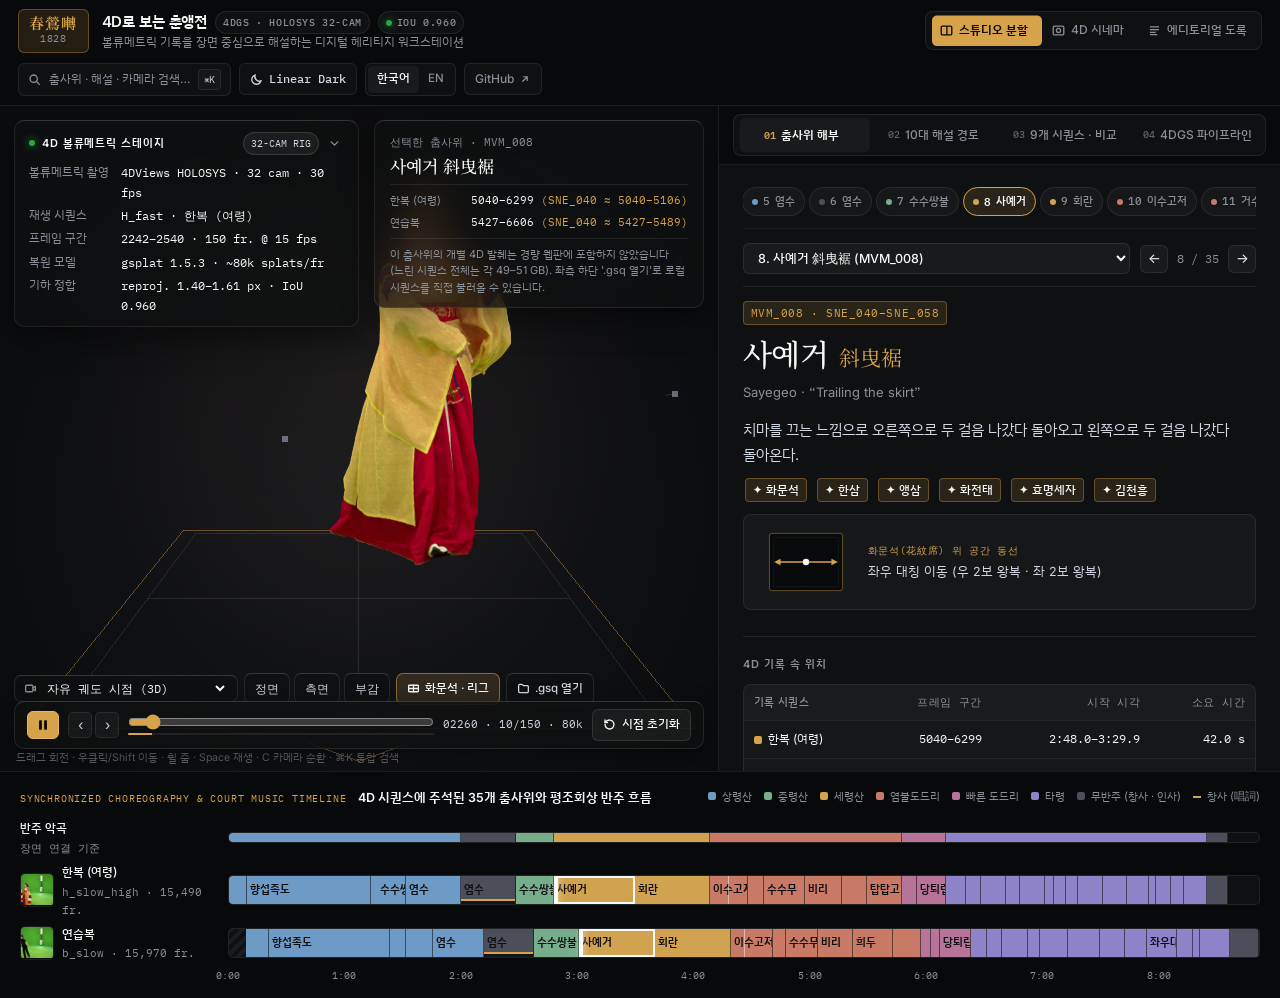
<file: 02_chunaengjeon-4d/platform/index.html>
<!doctype html>
<html lang="ko" data-theme="dark" data-workspace="split">
<head>
<meta charset="utf-8">
<meta name="viewport" content="width=device-width, initial-scale=1">
<title>춘앵전 4D · Chunaengjeon Volumetric Heritage Lab</title>
<meta name="description" content="A scene-centred volumetric digital heritage workstation and editorial archive linking 4D Gaussian Splatting records of the Joseon court dance Chunaengjeon (1828) to its relational knowledge base.">
<link rel="preconnect" href="https://fonts.googleapis.com">
<link rel="preconnect" href="https://fonts.gstatic.com" crossorigin>
<link rel="stylesheet" href="https://fonts.googleapis.com/css2?family=IBM+Plex+Mono:wght@400;500;600&family=IBM+Plex+Sans+KR:wght@300;400;500;600&family=Inter:wght@300;400;500;600;700&family=Noto+Serif+KR:wght@400;500;600;700&display=swap">
<link rel="stylesheet" href="css/app.css">
</head>
<body>

<!-- ==========================================================================
     TOP WORKSTATION BAR (nexu-io/open-design linear-app + warm-editorial)
     ========================================================================== -->
<header class="top" data-od-id="header">
  <div class="brand">
    <div class="brand-seal" aria-hidden="true">
      <span class="seal-hanja">春鶯囀</span>
      <span class="seal-year mono">1828</span>
    </div>
    <div class="brand-copy">
      <div class="brand-title-row">
        <h1 data-i18n="title">4D로 보는 춘앵전</h1>
        <span class="badge-archive mono">4DGS · HOLOSYS 32-CAM</span>
        <span class="badge-status mono"><i class="status-dot"></i>IoU 0.960</span>
      </div>
      <p class="sub" data-i18n="subtitle">볼류메트릭 기록을 장면 중심으로 해설하는 디지털 헤리티지 워크스테이션</p>
    </div>
  </div>

  <!-- Center Workspace Mode Switcher (Emil Kowalski clip-path dual-layer tabs) -->
  <div class="ws-switcher" id="wsSwitcher" role="group" aria-label="Workspace Layout Mode">
    <div class="ws-tabs-base">
      <button type="button" class="ws-btn" data-ws="split" aria-pressed="true">
        <svg width="13" height="13" viewBox="0 0 16 16" fill="none" stroke="currentColor" stroke-width="1.6"><rect x="1.5" y="2.5" width="13" height="11" rx="1.5"/><line x1="8.5" y1="2.5" x2="8.5" y2="13.5"/></svg>
        <span data-i18n="wsSplit">스튜디오 분할</span>
      </button>
      <button type="button" class="ws-btn" data-ws="cinema" aria-pressed="false">
        <svg width="13" height="13" viewBox="0 0 16 16" fill="none" stroke="currentColor" stroke-width="1.6"><rect x="1.5" y="2.5" width="13" height="11" rx="1.5"/><circle cx="8" cy="8" r="2.5"/></svg>
        <span data-i18n="wsCinema">4D 시네마</span>
      </button>
      <button type="button" class="ws-btn" data-ws="editorial" aria-pressed="false">
        <svg width="13" height="13" viewBox="0 0 16 16" fill="none" stroke="currentColor" stroke-width="1.6"><path d="M2.5 3.5h11M2.5 6.8h11M2.5 10.2h7M2.5 13h9"/></svg>
        <span data-i18n="wsEditorial">에디토리얼 도록</span>
      </button>
    </div>
    <div class="ws-tabs-overlay" id="wsOverlay" aria-hidden="true">
      <div class="ws-btn active-copy">
        <svg width="13" height="13" viewBox="0 0 16 16" fill="none" stroke="currentColor" stroke-width="1.6"><rect x="1.5" y="2.5" width="13" height="11" rx="1.5"/><line x1="8.5" y1="2.5" x2="8.5" y2="13.5"/></svg>
        <span data-i18n="wsSplit">스튜디오 분할</span>
      </div>
      <div class="ws-btn active-copy">
        <svg width="13" height="13" viewBox="0 0 16 16" fill="none" stroke="currentColor" stroke-width="1.6"><rect x="1.5" y="2.5" width="13" height="11" rx="1.5"/><circle cx="8" cy="8" r="2.5"/></svg>
        <span data-i18n="wsCinema">4D 시네마</span>
      </div>
      <div class="ws-btn active-copy">
        <svg width="13" height="13" viewBox="0 0 16 16" fill="none" stroke="currentColor" stroke-width="1.6"><path d="M2.5 3.5h11M2.5 6.8h11M2.5 10.2h7M2.5 13h9"/></svg>
        <span data-i18n="wsEditorial">에디토리얼 도록</span>
      </div>
    </div>
  </div>

  <nav class="top-actions" aria-label="Workstation Controls">
    <!-- Linear-style Command Palette Trigger -->
    <button type="button" id="cmdTrigger" class="cmd-trigger" title="Open Command Palette (⌘K or /)">
      <svg width="13" height="13" viewBox="0 0 16 16" fill="none" stroke="currentColor" stroke-width="1.65" stroke-linecap="round"><circle cx="7" cy="7" r="4.5"/><path d="M10.5 10.5L14 14"/></svg>
      <span data-i18n="cmdPlaceholder">춤사위 · 해설 · 카메라 검색…</span>
      <kbd class="mono">⌘K</kbd>
    </button>

    <!-- Design System Theme Switcher (Linear Dark vs Warm Editorial Paper) -->
    <button type="button" id="themeToggle" class="theme-btn" title="Switch Design System: Studio Dark (Linear) / Archival Paper (Warm Editorial)">
      <svg id="themeIconDark" width="13" height="13" viewBox="0 0 16 16" fill="none" stroke="currentColor" stroke-width="1.65"><path d="M13.5 9.8A5.8 5.8 0 016.2 2.5a5.8 5.8 0 107.3 7.3z"/></svg>
      <span id="themeLabel" class="mono">Linear Dark</span>
    </button>

    <!-- Language Switcher -->
    <div class="seg" role="group" aria-label="Language">
      <button type="button" data-lang="ko" aria-pressed="true">한국어</button>
      <button type="button" data-lang="en" aria-pressed="false">EN</button>
    </div>

    <a class="link-ext" href="https://github.com/yeeunlee2062/Digital-Heritage-Portfolio/tree/main/02_chunaengjeon-4d" target="_blank" rel="noopener">
      <span data-i18n="source">GitHub</span>
      <svg width="12" height="12" viewBox="0 0 16 16" fill="none" stroke="currentColor" stroke-width="1.65" stroke-linecap="round" stroke-linejoin="round" aria-hidden="true"><path d="M5 11L11 5M11 5H6M11 5V10"/></svg>
    </a>
  </nav>
</header>

<!-- ==========================================================================
     MAIN WORKSPACE GRID
     ========================================================================== -->
<main class="layout" id="mainLayout" data-od-id="workspace">

  <!-- 1. 3D VOLUMETRIC STAGE (webgl-experience + Apple HIG translucent HUD) -->
  <section class="stage" aria-labelledby="stage-title" data-od-id="stage">
    <canvas id="c" aria-label="4D Gaussian Splatting volumetric stage"></canvas>
    <div id="msg" class="msg" role="status" aria-live="polite"></div>

    <!-- WebGL Experience Hero Overlay (visible in Cinema 4D mode) -->
    <div class="cinema-overlay" id="cinemaOverlay" aria-hidden="true">
      <p class="cinema-kicker mono">CHUNAENGJEON · 1828 COURT DANCE IN 4DGS</p>
      <h2 class="cinema-h1" id="cinemaTitle">화문석 위에서 피어나는 봄 꾀꼬리의 정재</h2>
      <p class="cinema-sub" id="cinemaSub">32대 동기화 HOLOSYS 카메라와 프레임별 3D Gaussian Splatting(20만 서펠 초기화, IoU 0.960)으로 복원한 볼류메트릭 무보</p>
    </div>

    <!-- Top-Left Telemetry Plate + Interactive 32-Camera Radar -->
    <div class="plate" id="hudPlate">
      <div class="plate-head">
        <div class="plate-title-group">
          <span class="live-dot" aria-hidden="true"></span>
          <h2 id="stage-title" data-i18n="stageTitle">4D VOLUMETRIC STAGE</h2>
        </div>
        <div class="plate-actions">
          <button type="button" id="toggleRadar" class="pill-mini mono" aria-expanded="false" title="Toggle 32-Camera HOLOSYS Rig Map">32-CAM RIG</button>
          <button type="button" id="togglePlate" class="icon-btn" aria-expanded="true" aria-label="Toggle capture telemetry">
            <svg width="13" height="13" viewBox="0 0 16 16" fill="none" stroke="currentColor" stroke-width="1.7" stroke-linecap="round" stroke-linejoin="round" aria-hidden="true"><path d="M4 6l4 4 4-4"/></svg>
          </button>
        </div>
      </div>
      <dl id="plateBody">
        <dt data-i18n="capture">Capture</dt><dd>4DViews HOLOSYS · 32 cam · 30 fps</dd>
        <dt data-i18n="sequence">Sequence</dt><dd id="seqLabel">H_fast · 한복</dd>
        <dt data-i18n="range">Frames</dt><dd id="range">2242–2540 · 150 fr. @ 15 fps</dd>
        <dt data-i18n="model">Model</dt><dd>gsplat 1.5.3 · ~80k splats/fr</dd>
        <dt data-i18n="registration">Registration</dt><dd>reproj. 1.40–1.61 px · IoU 0.960</dd>
      </dl>
      <!-- Interactive 32-Camera Top-Down Radar Drawer -->
      <div class="cam-radar-box" id="camRadarBox" hidden>
        <div class="radar-head">
          <span class="mono" data-i18n="radarTitle">HOLOSYS 32-Camera Calibration Ring</span>
          <span id="radarActiveInfo" class="mono radar-meta">Free Orbit</span>
        </div>
        <div id="camRadarSvgWrap" class="radar-svg-wrap"></div>
      </div>
    </div>

    <!-- Top-Right Selected Movement & Scene Telemetry Card -->
    <div id="stageNote" class="stage-note" aria-live="polite"></div>

    <!-- Bottom-Left Floating Studio Dock (Camera Presets, Hwamunseok Rig, Local .gsq) -->
    <div class="stage-tools" role="toolbar" aria-label="3D Stage Controls">
      <div class="cam-picker">
        <label for="camSelect" class="sr-only" data-i18n="camLabel">Camera View</label>
        <svg width="13" height="13" viewBox="0 0 16 16" fill="none" stroke="currentColor" stroke-width="1.6" stroke-linecap="round" stroke-linejoin="round" aria-hidden="true"><path d="M2 5.5A1.5 1.5 0 013.5 4h6A1.5 1.5 0 0111 5.5v5a1.5 1.5 0 01-1.5 1.5h-6A1.5 1.5 0 012 10.5v-5z"/><path d="M11 7l3-1.8v5.6L11 9"/></svg>
        <select id="camSelect" aria-label="Camera viewpoint">
          <option value="" data-i18n="freeOrbit">자유 궤도 시점 (3D)</option>
        </select>
      </div>
      <div class="cam-presets" role="group" aria-label="Quick Camera Angles">
        <button type="button" class="tool-btn mono" data-cam-preset="front" title="Front Court View (Cam 01)">정면</button>
        <button type="button" class="tool-btn mono" data-cam-preset="side" title="Side Profile View (Cam 09)">측면</button>
        <button type="button" class="tool-btn mono" data-cam-preset="overhead" title="High Oblique View (Cam 28)">부감</button>
      </div>
      <button type="button" id="toggleGuide" class="tool-btn" aria-pressed="true" title="Toggle Hwamunseok mat &amp; 32-camera rig guide (Key: H)">
        <svg width="13" height="13" viewBox="0 0 16 16" fill="none" stroke="currentColor" stroke-width="1.6" stroke-linecap="round" stroke-linejoin="round" aria-hidden="true"><rect x="2" y="4" width="12" height="8" rx="1"/><path d="M2 8h12M8 4v8"/></svg>
        <span data-i18n="matGuide">화문석 · 리그</span>
      </button>
      <label class="tool-btn file-btn" title="Open local .gsq sequence folder">
        <svg width="13" height="13" viewBox="0 0 16 16" fill="none" stroke="currentColor" stroke-width="1.6" stroke-linecap="round" stroke-linejoin="round" aria-hidden="true"><path d="M2 4.5A1.5 1.5 0 013.5 3h2.6a1 1 0 01.7.3l1.2 1.2h4.5A1.5 1.5 0 0114 6v5.5a1.5 1.5 0 01-1.5 1.5h-9A1.5 1.5 0 012 11.5v-7z"/></svg>
        <span data-i18n="openFolder">.gsq 열기</span>
        <input id="dirInput" type="file" webkitdirectory multiple>
      </label>
    </div>

    <!-- Floating Glassmorphic Transport Scrubber -->
    <div class="transport">
      <button id="play" type="button" class="play-btn" aria-label="Play or pause (Space)">
        <svg id="playIcon" width="14" height="14" viewBox="0 0 16 16" fill="currentColor" aria-hidden="true"><rect x="3.5" y="2.5" width="3.2" height="11" rx="0.8"/><rect x="9.3" y="2.5" width="3.2" height="11" rx="0.8"/></svg>
      </button>
      <div class="step-btns">
        <button type="button" id="stepPrev" class="icon-btn-sm" title="Previous frame (←)" aria-label="Previous frame">‹</button>
        <button type="button" id="stepNext" class="icon-btn-sm" title="Next frame (→)" aria-label="Next frame">›</button>
      </div>
      <div class="track">
        <input id="seek" type="range" min="0" max="0" value="0" aria-label="Frame scrubber">
        <div class="buffer" aria-hidden="true"><i id="buf"></i></div>
      </div>
      <span id="stat" class="mono">—</span>
      <button id="reset" type="button" class="btn-subtle" title="Reset 3D Orbit (R)">
        <svg width="13" height="13" viewBox="0 0 16 16" fill="none" stroke="currentColor" stroke-width="1.65" stroke-linecap="round" stroke-linejoin="round" aria-hidden="true"><path d="M2.5 8a5.5 5.5 0 101.6-3.9L2.5 5.5"/><path d="M2.5 2.5v3h3"/></svg>
        <span data-i18n="reset">시점 초기화</span>
      </button>
    </div>
    <p class="hint" data-i18n="hint">드래그 회전 · 우클릭/Shift 이동 · 휠 줌 · Space 재생 · C 카메라 순환 · ⌘K 검색</p>
  </section>

  <!-- 2. EDITORIAL INTERPRETATION DOSSIER (Right Column / Full Editorial View) -->
  <aside class="panel" aria-label="Interpretation Dossier" data-od-id="panel">
    <!-- Emil Kowalski Recipe: Dual-Layer Clip-Path Tab Bar -->
    <div class="tabs-wrap">
      <div class="tabs-clip-container" id="dossierTabsContainer">
        <div class="tabs" role="tablist" id="dossierTabsBase">
          <button role="tab" id="t-move" aria-controls="p-move" aria-selected="true" data-tab="move">
            <span class="tab-num mono">01</span>
            <span data-i18n="tabMovement">춤사위 해부</span>
          </button>
          <button role="tab" id="t-theme" aria-controls="p-theme" aria-selected="false" data-tab="theme">
            <span class="tab-num mono">02</span>
            <span data-i18n="tabThemes">10대 해설 경로</span>
          </button>
          <button role="tab" id="t-matrix" aria-controls="p-matrix" aria-selected="false" data-tab="matrix">
            <span class="tab-num mono">03</span>
            <span data-i18n="tabMatrix">9개 시퀀스 · 비교</span>
          </button>
          <button role="tab" id="t-data" aria-controls="p-data" aria-selected="false" data-tab="data">
            <span class="tab-num mono">04</span>
            <span data-i18n="tabData">4DGS 파이프라인</span>
          </button>
        </div>
        <!-- Duplicated Active Overlay clipped by clip-path: inset(...) -->
        <div class="tabs tabs-active-copy" id="dossierTabsOverlay" aria-hidden="true">
          <div class="tab-copy-item"><span class="tab-num mono">01</span><span data-i18n="tabMovement">춤사위 해부</span></div>
          <div class="tab-copy-item"><span class="tab-num mono">02</span><span data-i18n="tabThemes">10대 해설 경로</span></div>
          <div class="tab-copy-item"><span class="tab-num mono">03</span><span data-i18n="tabMatrix">9개 시퀀스 · 비교</span></div>
          <div class="tab-copy-item"><span class="tab-num mono">04</span><span data-i18n="tabData">4DGS 파이프라인</span></div>
        </div>
      </div>
    </div>

    <!-- Tab Panels -->
    <div role="tabpanel" id="p-move" aria-labelledby="t-move" class="tabpanel"></div>
    <div role="tabpanel" id="p-theme" aria-labelledby="t-theme" class="tabpanel" hidden></div>
    <div role="tabpanel" id="p-matrix" aria-labelledby="t-matrix" class="tabpanel" hidden></div>
    <div role="tabpanel" id="p-data" aria-labelledby="t-data" class="tabpanel" hidden></div>
  </aside>

  <!-- 3. SYNCHRONIZED MULTI-TRACK CHOREOGRAPHY TIMELINE (Bottom Dock) -->
  <section class="timeline" aria-labelledby="tl-title" data-od-id="timeline">
    <div class="tl-head">
      <div class="tl-title-group">
        <span class="tl-kicker mono">SYNCHRONIZED CHOREOGRAPHY &amp; COURT MUSIC TIMELINE</span>
        <h2 id="tl-title" data-i18n="timeline">4D 시퀀스에 주석된 35개 춤사위와 평조회상 반주 흐름</h2>
        <span id="tlHoverInfo" class="tl-hover-info mono" aria-live="polite"></span>
      </div>
      <div id="legend" class="legend"></div>
    </div>
    <div id="lanes" class="lanes"></div>
  </section>
</main>

<!-- ==========================================================================
     EMIL KOWALSKI RECIPE: INSTANT-SUBSEQUENT FLOATING TOOLTIP (data-instant)
     ========================================================================== -->
<div id="floatingTooltip" class="emil-tooltip" role="tooltip" data-starting-style hidden>
  <div class="tt-kicker mono" id="ttKicker"></div>
  <div class="tt-title" id="ttTitle"></div>
  <div class="tt-meta mono" id="ttMeta"></div>
</div>

<!-- ==========================================================================
     EMIL KOWALSKI RECIPE: ORIGIN-AWARE ENTITY INSPECTOR POPOVER
     ========================================================================== -->
<div id="entityPopover" class="emil-popover" role="dialog" aria-label="Heritage Entity Inspector" data-starting-style hidden>
  <div class="pop-head">
    <span class="pop-badge mono" id="popBadge">ENTITY</span>
    <button type="button" id="popClose" class="icon-btn" aria-label="Close inspector">✕</button>
  </div>
  <h4 class="pop-title" id="popTitle"></h4>
  <p class="pop-body" id="popBody"></p>
  <div class="pop-foot mono" id="popFoot"></div>
</div>

<!-- ==========================================================================
     LINEAR-GRADE COMMAND PALETTE MODAL (⌘K / /)
     ========================================================================== -->
<div id="cmdBackdrop" class="cmd-backdrop" hidden>
  <div id="cmdModal" class="cmd-modal" role="dialog" aria-modal="true" aria-label="Command Palette" data-starting-style>
    <div class="cmd-input-wrap">
      <svg width="15" height="15" viewBox="0 0 16 16" fill="none" stroke="currentColor" stroke-width="1.7"><circle cx="7" cy="7" r="4.8"/><path d="M10.8 10.8L14.2 14.2"/></svg>
      <input type="text" id="cmdInput" placeholder="35개 춤사위, 10대 해설 경로, 32대 카메라, 악곡·악기 검색…" autocomplete="off" spellcheck="false">
      <kbd class="mono">ESC</kbd>
    </div>
    <div id="cmdResults" class="cmd-results" role="listbox"></div>
    <div class="cmd-footer mono">
      <span><kbd>↑↓</kbd> 이동</span>
      <span><kbd>↵</kbd> 선택 및 스냅</span>
      <span><kbd>1–9</kbd> 해설 경로 바로가기</span>
      <span><kbd>C</kbd> 32-Cam 순환</span>
    </div>
  </div>
</div>

<script type="module" src="js/app.js"></script>
</body>
</html>
</file>
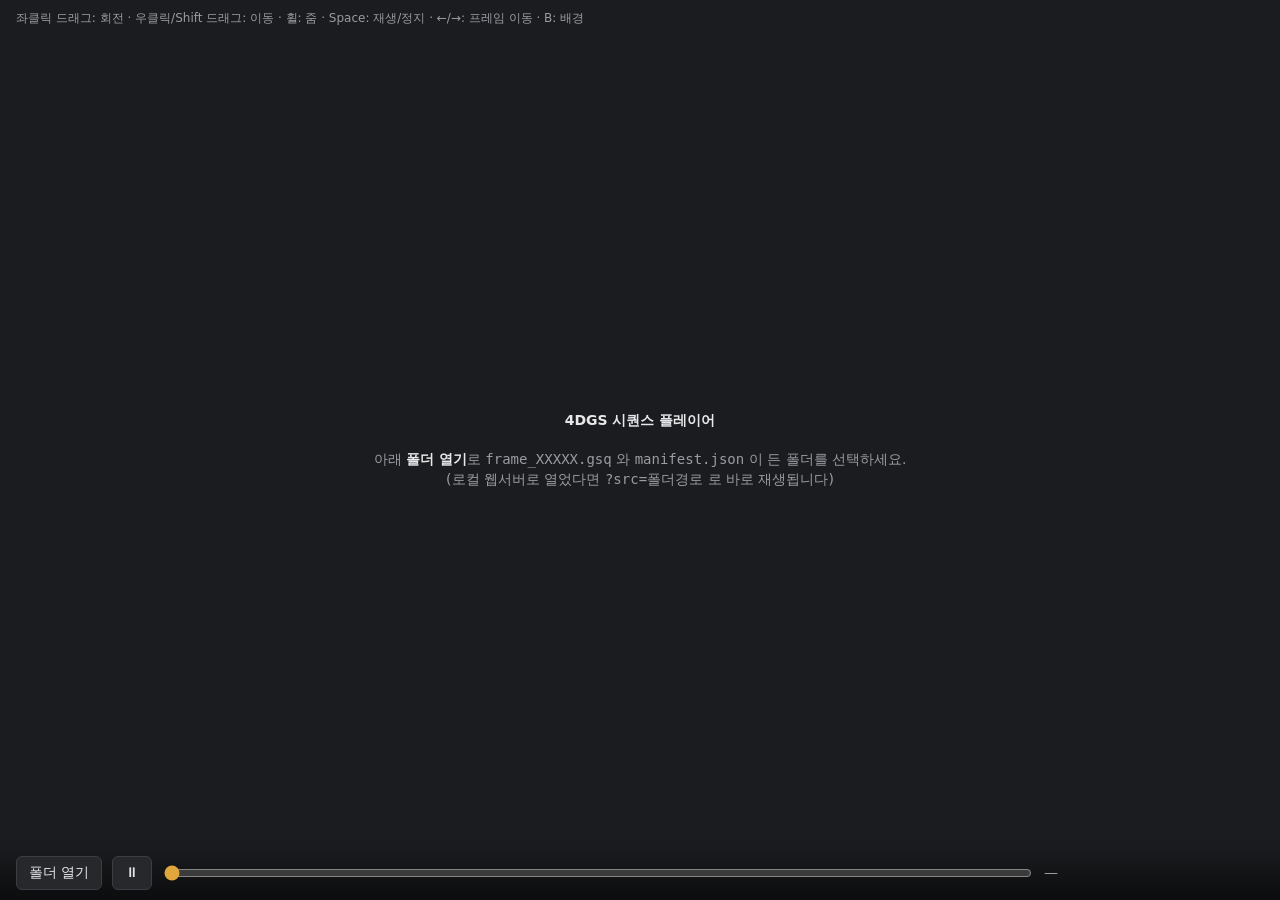
<file: 02_chunaengjeon-4d/pipeline/viewer_local_folder.html>
<!doctype html>
<html lang="ko">
<head>
<meta charset="utf-8">
<meta name="viewport" content="width=device-width, initial-scale=1">
<title>4DGS Sequence Player</title>
<style>
  :root { --bg:#1b1c1f; --panel:#26282c; --text:#e8e8ea; --muted:#9a9ca3; --accent:#e0a63c; }
  html, body { margin:0; height:100%; background:var(--bg); color:var(--text);
    font:14px/1.4 system-ui, -apple-system, "Segoe UI", "Malgun Gothic", sans-serif; overflow:hidden; }
  #c { position:fixed; inset:0; width:100%; height:100%; display:block; touch-action:none; }
  #ui { position:fixed; left:0; right:0; bottom:0; padding:10px 16px; display:flex; gap:10px; align-items:center;
    background:linear-gradient(transparent, rgba(0,0,0,.55)); flex-wrap:wrap; }
  button, label.btn { background:var(--panel); color:var(--text); border:1px solid #3a3d43; border-radius:6px;
    padding:6px 12px; cursor:pointer; font:inherit; }
  button:hover, label.btn:hover { border-color:var(--accent); }
  #seek { flex:1; min-width:160px; accent-color:var(--accent); }
  #stat { color:var(--muted); font-variant-numeric:tabular-nums; min-width:220px; }
  #drop { position:fixed; inset:0; display:flex; align-items:center; justify-content:center; text-align:center;
    pointer-events:none; color:var(--muted); padding:16px; }
  #drop b { color:var(--text); }
  #help { position:fixed; top:10px; left:16px; color:var(--muted); font-size:12px; }
  input[type=file] { display:none; }
</style>
</head>
<body>
<canvas id="c"></canvas>
<div id="drop"><div><b>4DGS 시퀀스 플레이어</b><br><br>
  아래 <b>폴더 열기</b>로 <code>frame_XXXXX.gsq</code> 와 <code>manifest.json</code> 이 든 폴더를 선택하세요.<br>
  (로컬 웹서버로 열었다면 <code>?src=폴더경로</code> 로 바로 재생됩니다)</div></div>
<div id="help">좌클릭 드래그: 회전 · 우클릭/Shift 드래그: 이동 · 휠: 줌 · Space: 재생/정지 · ←/→: 프레임 이동 · B: 배경</div>
<div id="ui">
  <label class="btn">폴더 열기<input id="dir" type="file" webkitdirectory multiple></label>
  <button id="play">⏸</button>
  <input id="seek" type="range" min="0" max="0" value="0">
  <span id="stat">—</span>
</div>
<script>
"use strict";
// ---------------------------------------------------------------- worker: decode + sort
const workerSrc = `
const WS = 100; // metres -> centimetres inside the renderer (keeps covariances in half-float range)
let n = 0, pos = null, texdata = null;
function decode(buf) {
  const dv = new DataView(buf);
  n = dv.getUint32(4, true);
  const pmin = [0,1,2].map(i => dv.getFloat32(8 + 4*i, true));
  const pmax = [0,1,2].map(i => dv.getFloat32(20 + 4*i, true));
  const smin = dv.getFloat32(32, true), smax = dv.getFloat32(36, true);
  let o = 40;
  const qp = new Uint16Array(buf, o, n*3); o += n*6;
  const qs = new Uint8Array(buf, o, n*3); o += n*3;
  const qr = new Int8Array(buf, o, n*4); o += n*4;
  const qc = new Uint8Array(buf, o, n*4);
  pos = new Float32Array(n*3);
  const W = 2048, H = Math.ceil((2*n) / W);
  texdata = new Uint32Array(W * H * 4);
  const tf = new Float32Array(texdata.buffer);
  const tb = new Uint8Array(texdata.buffer);
  const half = (x) => { // float -> half bits
    f32[0] = x; const b = u32[0];
    const s = (b >>> 16) & 0x8000, e = ((b >>> 23) & 0xff) - 112, m = b & 0x7fffff;
    if (e <= 0) return s; if (e >= 31) return s | 0x7c00;
    return s | (e << 10) | (m >>> 13);
  };
  const f32 = new Float32Array(1), u32 = new Uint32Array(f32.buffer);
  const ds = (smax - smin) / 255;
  for (let i = 0; i < n; i++) {
    const x = WS * (pmin[0] + qp[3*i] / 65535 * (pmax[0]-pmin[0]));
    const y = WS * (pmin[1] + qp[3*i+1] / 65535 * (pmax[1]-pmin[1]));
    const z = WS * (pmin[2] + qp[3*i+2] / 65535 * (pmax[2]-pmin[2]));
    pos[3*i] = x; pos[3*i+1] = y; pos[3*i+2] = z;
    tf[8*i] = x; tf[8*i+1] = y; tf[8*i+2] = z;
    tb[32*i+12] = qc[4*i]; tb[32*i+13] = qc[4*i+1]; tb[32*i+14] = qc[4*i+2]; tb[32*i+15] = qc[4*i+3];
    const sx = WS * Math.exp(smin + qs[3*i]*ds), sy = WS * Math.exp(smin + qs[3*i+1]*ds), sz = WS * Math.exp(smin + qs[3*i+2]*ds);
    let w = qr[4*i], a = qr[4*i+1], b = qr[4*i+2], c = qr[4*i+3];
    const l = Math.hypot(w, a, b, c) || 1; w /= l; a /= l; b /= l; c /= l;
    // R * S
    const M = [
      (1 - 2*(b*b + c*c)) * sx, (2*(a*b + w*c)) * sx, (2*(a*c - w*b)) * sx,
      (2*(a*b - w*c)) * sy, (1 - 2*(a*a + c*c)) * sy, (2*(b*c + w*a)) * sy,
      (2*(a*c + w*b)) * sz, (2*(b*c - w*a)) * sz, (1 - 2*(a*a + b*b)) * sz ];
    const s0 = M[0]*M[0] + M[3]*M[3] + M[6]*M[6], s1 = M[0]*M[1] + M[3]*M[4] + M[6]*M[7],
          s2 = M[0]*M[2] + M[3]*M[5] + M[6]*M[8], s3 = M[1]*M[1] + M[4]*M[4] + M[7]*M[7],
          s4 = M[1]*M[2] + M[4]*M[5] + M[7]*M[8], s5 = M[2]*M[2] + M[5]*M[5] + M[8]*M[8];
    texdata[8*i+4] = half(s0) | (half(s1) << 16);
    texdata[8*i+5] = half(s2) | (half(s3) << 16);
    texdata[8*i+6] = half(s4) | (half(s5) << 16);
  }
  return { texdata, W, H };
}
let sizes = null, counts = null, starts = null, lastView = null;
function sort(view) {
  if (!pos) return null;
  if (!sizes || sizes.length < n) sizes = new Int32Array(n);
  let mn = Infinity, mx = -Infinity;
  for (let i = 0; i < n; i++) {
    const d = view[2]*pos[3*i] + view[6]*pos[3*i+1] + view[10]*pos[3*i+2];
    const k = (d * 4096) | 0; sizes[i] = k; if (k < mn) mn = k; if (k > mx) mx = k;
  }
  const B = 65536, inv = (B - 1) / Math.max(mx - mn, 1);
  counts = new Uint32Array(B);
  for (let i = 0; i < n; i++) { sizes[i] = ((sizes[i] - mn) * inv) | 0; counts[sizes[i]]++; }
  starts = new Uint32Array(B);
  for (let i = 1; i < B; i++) starts[i] = starts[i-1] + counts[i-1];
  const idx = new Uint32Array(n);
  for (let i = 0; i < n; i++) idx[starts[sizes[i]]++] = i;  // nearest first (front-to-back)
  return idx;
}
onmessage = (e) => {
  const m = e.data;
  if (m.frame) {
    const t = decode(m.frame.buf);
    const idx = sort(m.view);
    postMessage({ tex: t.texdata, W: t.W, H: t.H, idx, n, frameId: m.frame.id }, [t.texdata.buffer, idx.buffer]);
  } else if (m.view) {
    const idx = sort(m.view);
    if (idx) postMessage({ idx, n }, [idx.buffer]);
  }
};`;
const worker = new Worker(URL.createObjectURL(new Blob([workerSrc], { type: "text/javascript" })));
const showErr = (msg) => { const d = document.getElementById("drop"); d.style.display = "flex"; d.textContent = "오류: " + msg; };
worker.onerror = (e) => showErr("worker: " + e.message);
addEventListener("error", (e) => showErr(e.message));
addEventListener("unhandledrejection", (e) => showErr(String(e.reason)));

// ---------------------------------------------------------------- GL
const canvas = document.getElementById("c");
const gl = canvas.getContext("webgl2", { antialias: false, premultipliedAlpha: true, alpha: true });
const vs = `#version 300 es
precision highp float; precision highp int;
uniform highp usampler2D u_tex; uniform mat4 projection, view; uniform vec2 focal, viewport;
in vec2 position; in int index; out vec4 vColor; out vec2 vPosition;
void main () {
  uvec4 cen = texelFetch(u_tex, ivec2((uint(index) & 0x3ffu) << 1, uint(index) >> 10), 0);
  vec4 cam = view * vec4(uintBitsToFloat(cen.xyz), 1);
  vec4 pos2d = projection * cam;
  float clip = 1.2 * pos2d.w;
  if (pos2d.z < -clip || pos2d.x < -clip || pos2d.x > clip || pos2d.y < -clip || pos2d.y > clip) {
    gl_Position = vec4(0., 0., 2., 1.); return; }
  uvec4 cov = texelFetch(u_tex, ivec2(((uint(index) & 0x3ffu) << 1) | 1u, uint(index) >> 10), 0);
  vec2 u1 = unpackHalf2x16(cov.x), u2 = unpackHalf2x16(cov.y), u3 = unpackHalf2x16(cov.z);
  mat3 Vrk = mat3(u1.x, u1.y, u2.x, u1.y, u2.y, u3.x, u2.x, u3.x, u3.y);
  mat3 J = mat3(focal.x / cam.z, 0., -(focal.x * cam.x) / (cam.z * cam.z),
                0., -focal.y / cam.z, (focal.y * cam.y) / (cam.z * cam.z), 0., 0., 0.);
  mat3 T = transpose(mat3(view)) * J;
  mat3 cov2d = transpose(T) * Vrk * T;
  cov2d[0][0] += 0.3; cov2d[1][1] += 0.3;  // anti-aliasing low-pass, as in 3DGS
  float mid = (cov2d[0][0] + cov2d[1][1]) / 2.0;
  float radius = length(vec2((cov2d[0][0] - cov2d[1][1]) / 2.0, cov2d[0][1]));
  float l1 = mid + radius, l2 = mid - radius;
  if (l2 < 0.0) { gl_Position = vec4(0., 0., 2., 1.); return; }
  vec2 dv = normalize(vec2(cov2d[0][1], l1 - cov2d[0][0]));
  // quad corner p in [-2,2] maps to pixel offset p*|axis|/2 and is weighted exp(-|p|^2),
  // so |axis| = sqrt(8*lambda) gives the true gaussian exp(-r^2 / (2*lambda))
  vec2 major = min(sqrt(8.0 * l1), 2048.0) * dv;
  vec2 minor = min(sqrt(8.0 * l2), 2048.0) * vec2(dv.y, -dv.x);
  vColor = vec4((cen.w) & 0xffu, (cen.w >> 8) & 0xffu, (cen.w >> 16) & 0xffu, (cen.w >> 24) & 0xffu) / 255.0;
  vPosition = position;
  vec2 c = vec2(pos2d) / pos2d.w;
  gl_Position = vec4(c + position.x * major / viewport + position.y * minor / viewport, 0.0, 1.0);
}`;
const fs = `#version 300 es
precision highp float; in vec4 vColor; in vec2 vPosition; out vec4 fragColor;
void main () { float A = -dot(vPosition, vPosition); if (A < -4.0) discard;
  float B = exp(A) * vColor.a; fragColor = vec4(B * vColor.rgb, B); }`;
function sh(type, src) { const s = gl.createShader(type); gl.shaderSource(s, src); gl.compileShader(s);
  if (!gl.getShaderParameter(s, gl.COMPILE_STATUS)) throw gl.getShaderInfoLog(s); return s; }
const prog = gl.createProgram();
gl.attachShader(prog, sh(gl.VERTEX_SHADER, vs)); gl.attachShader(prog, sh(gl.FRAGMENT_SHADER, fs));
gl.linkProgram(prog); gl.useProgram(prog);
gl.disable(gl.DEPTH_TEST); gl.enable(gl.BLEND);
gl.blendFuncSeparate(gl.ONE_MINUS_DST_ALPHA, gl.ONE, gl.ONE_MINUS_DST_ALPHA, gl.ONE);
gl.blendEquationSeparate(gl.FUNC_ADD, gl.FUNC_ADD);
const U = (n) => gl.getUniformLocation(prog, n);
const quad = gl.createBuffer(); gl.bindBuffer(gl.ARRAY_BUFFER, quad);
gl.bufferData(gl.ARRAY_BUFFER, new Float32Array([-2, -2, 2, -2, 2, 2, -2, 2]), gl.STATIC_DRAW);
const aPos = gl.getAttribLocation(prog, "position"); gl.enableVertexAttribArray(aPos);
gl.vertexAttribPointer(aPos, 2, gl.FLOAT, false, 0, 0);
const tex = gl.createTexture(); gl.bindTexture(gl.TEXTURE_2D, tex);
gl.texParameteri(gl.TEXTURE_2D, gl.TEXTURE_MIN_FILTER, gl.NEAREST); gl.texParameteri(gl.TEXTURE_2D, gl.TEXTURE_MAG_FILTER, gl.NEAREST);
gl.uniform1i(U("u_tex"), 0);
const idxBuf = gl.createBuffer(); const aIdx = gl.getAttribLocation(prog, "index");
gl.bindBuffer(gl.ARRAY_BUFFER, idxBuf); gl.enableVertexAttribArray(aIdx);
gl.vertexAttribIPointer(aIdx, 1, gl.INT, false, 0, 0); gl.vertexAttribDivisor(aIdx, 1);
let drawN = 0;

// ---------------------------------------------------------------- camera (OpenCV convention, world is Y-down)
// renderer units are centimetres (see WS in the worker)
const cam = { yaw: Math.PI, pitch: 0.15, dist: 400, target: [-30, -85, -45], fov: 0.65 };
function viewMatrix() {
  const { yaw, pitch, dist, target: t } = cam;
  const eye = [t[0] + dist * Math.sin(yaw) * Math.cos(pitch), t[1] - dist * Math.sin(pitch), t[2] + dist * Math.cos(yaw) * Math.cos(pitch)];
  let z = [t[0]-eye[0], t[1]-eye[1], t[2]-eye[2]]; const zl = Math.hypot(...z); z = z.map(v => v / zl);
  const up = [0, -1, 0];
  let x = [z[1]*up[2]-z[2]*up[1], z[2]*up[0]-z[0]*up[2], z[0]*up[1]-z[1]*up[0]]; const xl = Math.hypot(...x); x = x.map(v => v / xl);
  const y = [z[1]*x[2]-z[2]*x[1], z[2]*x[0]-z[0]*x[2], z[0]*x[1]-z[1]*x[0]];
  const tr = (r) => -(r[0]*eye[0] + r[1]*eye[1] + r[2]*eye[2]);
  // column-major
  return [x[0], y[0], z[0], 0, x[1], y[1], z[1], 0, x[2], y[2], z[2], 0, tr(x), tr(y), tr(z), 1];
}
function resize() {
  const dpr = Math.min(window.devicePixelRatio || 1, 2);
  canvas.width = Math.round(innerWidth * dpr); canvas.height = Math.round(innerHeight * dpr);
}
addEventListener("resize", resize); resize();

let viewDirty = true;
function sendView() { worker.postMessage({ view: viewMatrix() }); viewDirty = false; }
let drag = null;
canvas.addEventListener("contextmenu", e => e.preventDefault());
canvas.addEventListener("pointerdown", e => { drag = { x: e.clientX, y: e.clientY, pan: e.button === 2 || e.shiftKey }; canvas.setPointerCapture(e.pointerId); });
canvas.addEventListener("pointerup", () => drag = null);
canvas.addEventListener("pointermove", e => {
  if (!drag) return;
  const dx = e.clientX - drag.x, dy = e.clientY - drag.y; drag.x = e.clientX; drag.y = e.clientY;
  if (drag.pan) {
    const v = viewMatrix(), s = cam.dist * 0.0015;
    for (let k = 0; k < 3; k++) cam.target[k] -= (v[4*k] * dx + v[4*k+1] * dy) * s;
  } else { cam.yaw -= dx * 0.008; cam.pitch = Math.max(-1.5, Math.min(1.5, cam.pitch + dy * 0.008)); }
  viewDirty = true;
});
canvas.addEventListener("wheel", e => { e.preventDefault(); cam.dist *= e.deltaY > 0 ? 1.1 : 0.9; viewDirty = true; }, { passive: false });

// ---------------------------------------------------------------- sequence source + prefetch
let frames = [], fps = 30, cur = 0, playing = true, loadFrame = null, bgLight = false;
const cache = new Map(), inflight = new Map(); const CACHE = 45;
function fetchFrame(i) {
  if (cache.has(i) || inflight.has(i)) return;
  const p = loadFrame(i).then(buf => { cache.set(i, buf); inflight.delete(i);
    while (cache.size > CACHE) { let far = null, fd = -1;
      for (const k of cache.keys()) { const d = (k - cur + frames.length) % frames.length; if (d > fd) { fd = d; far = k; } }
      cache.delete(far); } });
  inflight.set(i, p);
}
async function startSequence(list, loader, manifest) {
  frames = list; loadFrame = loader; cur = 0; cache.clear(); inflight.clear();
  if (manifest) { fps = manifest.fps || 30; if (manifest.center) cam.target = manifest.center.map(v => v * 100); }
  document.getElementById("drop").style.display = "none";
  const seek = document.getElementById("seek"); seek.max = frames.length - 1; seek.value = 0;
  requestFrame(0);
}
let busy = false, shownFrame = -1, wanted = 0, lastAdvance = performance.now();
async function requestFrame(i) {
  wanted = i;
  if (busy) return;
  fetchFrame(i);
  if (!cache.has(i)) { await inflight.get(i); if (wanted !== i) return requestFrame(wanted); }
  busy = true;
  const buf = cache.get(i).slice(0);
  worker.postMessage({ frame: { buf, id: i }, view: viewMatrix() }, [buf]);
}
worker.onmessage = (e) => {
  const m = e.data;
  if (m.tex) {
    gl.bindTexture(gl.TEXTURE_2D, tex);
    gl.texImage2D(gl.TEXTURE_2D, 0, gl.RGBA32UI, m.W, m.H, 0, gl.RGBA_INTEGER, gl.UNSIGNED_INT, m.tex);
    shownFrame = m.frameId; busy = false;
    if (wanted !== shownFrame) requestFrame(wanted);
  }
  gl.bindBuffer(gl.ARRAY_BUFFER, idxBuf); gl.bufferData(gl.ARRAY_BUFFER, m.idx, gl.DYNAMIC_DRAW);
  drawN = m.n;
};

// folder picker
document.getElementById("dir").addEventListener("change", async (e) => {
  const files = [...e.target.files];
  const gsq = files.filter(f => /frame_\d+\.gsq$/.test(f.name)).sort((a, b) => a.name < b.name ? -1 : 1);
  const mf = files.find(f => f.name === "manifest.json");
  const manifest = mf ? JSON.parse(await mf.text()) : null;
  if (!gsq.length) { alert("frame_XXXXX.gsq 파일이 없습니다."); return; }
  startSequence(gsq, i => gsq[i].arrayBuffer(), manifest);
});
// ?src=<url folder> (when served over http)
const src = new URLSearchParams(location.search).get("src");
if (src) fetch(src.replace(/\/$/, "") + "/manifest.json").then(r => r.json()).then(man =>
  startSequence(man.frames, i => fetch(src.replace(/\/$/, "") + "/" + man.frames[i]).then(r => r.arrayBuffer()), man));

// controls
const playBtn = document.getElementById("play");
function setPlaying(p) { playing = p; playBtn.textContent = p ? "⏸" : "▶"; }
playBtn.onclick = () => setPlaying(!playing);
document.getElementById("seek").addEventListener("input", e => { cur = +e.target.value; requestFrame(cur); });
addEventListener("keydown", e => {
  if (!frames.length) return;
  if (e.code === "Space") { setPlaying(!playing); e.preventDefault(); }
  else if (e.code === "ArrowRight") { cur = (cur + 1) % frames.length; requestFrame(cur); }
  else if (e.code === "ArrowLeft") { cur = (cur - 1 + frames.length) % frames.length; requestFrame(cur); }
  else if (e.code === "KeyB") { bgLight = !bgLight; }
});

// ---------------------------------------------------------------- loop
let fpsCount = 0, fpsT = performance.now(), shownFps = 0, lastShown = -1;
function frameLoop(now) {
  if (frames.length) {
    for (let k = 1; k <= 30; k++) fetchFrame((cur + k) % frames.length);
    if (playing && now - lastAdvance >= 1000 / fps && shownFrame === cur && !busy) {
      const nx = (cur + 1) % frames.length;
      if (cache.has(nx)) { cur = nx; lastAdvance = now; requestFrame(cur); document.getElementById("seek").value = cur; }
    }
    if (viewDirty && !busy) sendView();
  }
  if (shownFrame !== lastShown) { fpsCount++; lastShown = shownFrame; }
  if (now - fpsT > 1000) { shownFps = fpsCount; fpsCount = 0; fpsT = now; }
  const w = canvas.width, h = canvas.height, f = h / (2 * Math.tan(cam.fov / 2));
  gl.viewport(0, 0, w, h);
  const bg = bgLight ? 0.92 : 0.106;
  document.body.style.background = bgLight ? "#ebebeb" : "#1b1c1f";
  gl.clearColor(0, 0, 0, 0); gl.clear(gl.COLOR_BUFFER_BIT);
  const zn = 5, zf = 10000;
  gl.uniformMatrix4fv(U("projection"), false, [2*f/w, 0, 0, 0, 0, -2*f/h, 0, 0, 0, 0, zf/(zf-zn), 1, 0, 0, -(zf*zn)/(zf-zn), 0]);
  gl.uniformMatrix4fv(U("view"), false, viewMatrix());
  gl.uniform2fv(U("focal"), [f, f]); gl.uniform2fv(U("viewport"), [w, h]);
  if (drawN) gl.drawArraysInstanced(gl.TRIANGLE_FAN, 0, 4, drawN);
  if (frames.length) document.getElementById("stat").textContent =
    `frame ${shownFrame + 1} / ${frames.length} · ${shownFps} fps · ${(drawN / 1000).toFixed(0)}k splats`;
  requestAnimationFrame(frameLoop);
}
requestAnimationFrame(frameLoop);
</script>
</body>
</html>
</file>
<file: 02_chunaengjeon-4d/platform/css/app.css>
/* ============================================================================
   Chunaengjeon in 4D — Volumetric Heritage Workstation & Editorial System
   Built with:
   1. nexu-io/open-design:
      - design-systems/linear-app/tokens.css & DESIGN.md (Luminance stepping,
        #08090a canvas, #0f1011 panel, #191a1b surface, cv01/ss03 OpenType)
      - design-systems/warm-editorial/DESIGN.md & editorial/tokens.css
        (#FAF7F2 warm paper, #fffdf8 surface, #9a5a2f / #C0512F ochre-terracotta)
      - design-templates/webgl-experience/SKILL.md (Full-bleed GPU canvas + overlay)
      - craft/typography.md (CJK line-height 1.7 body / 1.35 display, 0.08em caps)
   2. emilkowalski/skills:
      - skills/animate/RECIPES.md (clip-path: inset() dual-layer tab indicator,
        data-instant subsequent tooltips, transform-origin popovers, blur-masked
        crossfades, scale(0.97) tactile press, centered modal dialog)
      - skills/apple-design/SKILL.md (backdrop-filter: blur(20px) saturate(180%)
        with 1px top specular highlight)
   ============================================================================ */

:root,
html[data-theme="dark"] {
  color-scheme: dark;

  /* ─── open-design/linear-app Surface Luminance Hierarchy ─────────────── */
  --bg:           #08090a;                       /* Marketing/Workstation black */
  --stage:        #0b0c0e;                       /* Volumetric capture chamber */
  --panel:        #0f1011;                       /* Primary sidebar/dossier panel */
  --surface:      #191a1b;                       /* Level 3 elevated surface */
  --raised:       rgba(255, 255, 255, 0.03);     /* Translucent card surface */
  --raised-hover: rgba(255, 255, 255, 0.06);     /* Luminance step on hover */
  --plate:        rgba(15, 16, 17, 0.76);        /* Apple HIG translucent HUD */
  --plate-top:    rgba(255, 255, 255, 0.16);     /* Specular top edge */

  /* ─── Borders (Linear semi-transparent white hairlines) ──────────────── */
  --line:         rgba(255, 255, 255, 0.08);
  --line-soft:    rgba(255, 255, 255, 0.05);
  --line-strong:  rgba(255, 255, 255, 0.16);

  /* ─── Foreground Hierarchy (Linear #f7f8f8 → #d0d6e0 → #8a8f98) ──────── */
  --text:         #f7f8f8;                       /* Primary near-white */
  --fg-2:         #d0d6e0;                       /* Secondary silver-gray body */
  --muted:        #8a8f98;                       /* Tertiary metadata */
  --subtle:       #62666d;                       /* Quaternary timestamps */

  /* ─── Heritage Accent (Imperial Aengsam Gold + Joseon Jade) ──────────── */
  --gold:         #d6a24a;                       /* Hwangnyongpo / Aengsam gold */
  --gold-hover:   #e5b560;
  --gold-soft:    rgba(214, 162, 74, 0.14);
  --gold-border:  rgba(214, 162, 74, 0.35);
  --accent-pill:  #d6a24a;
  --accent-on:    #09090b;
  --success:      #27a644;
  --warn:         #eab308;

  /* ─── Obangsaek Court Music Palette (6 Pyeongjo-hoesang pieces) ──────── */
  --p1: #6e9bc5;  /* 상령산 Sangnyeongsan — Celadon Blue */
  --p2: #76ad8b;  /* 중령산 Jungnyeongsan — Jade Green */
  --p3: #d1a350;  /* 세령산 Seryeongsan — Imperial Ochre Gold */
  --p4: #c97a67;  /* 염불도드리 Yeombul-dodeuri — Cinnabar Terracotta */
  --p5: #b87498;  /* 빠른 도드리 Fast dodeuri — Plum Rose */
  --p6: #8e82c8;  /* 타령 Taryeong — Court Iris */
  --p0: #4c4f59;  /* Unaccompanied (창사 / 인사) */

  /* ─── Linear Multi-Layer Dialog Shadow Stack ─────────────────────────── */
  --shadow-dialog:
    0 24px 60px rgba(0, 0, 0, 0.65),
    0 8px 20px rgba(0, 0, 0, 0.45),
    0 0 0 1px rgba(255, 255, 255, 0.09);
  --shadow-card:
    0 2px 6px rgba(0, 0, 0, 0.35),
    0 0 0 1px rgba(255, 255, 255, 0.06);
}

/* ============================================================================
   WARM EDITORIAL DESIGN SYSTEM (open-design/design-systems/warm-editorial)
   ============================================================================ */
html[data-theme="editorial"] {
  color-scheme: light;

  --bg:           #faf7f2;                       /* Warm off-white Hanji paper */
  --stage:        #101114;                       /* 3D stage stays dark for splat contrast */
  --panel:        #faf7f2;                       /* Warm editorial paper */
  --surface:      #fffdf8;                       /* Elevated ivory card surface */
  --raised:       rgba(31, 26, 22, 0.035);       /* Warm paper tint */
  --raised-hover: rgba(31, 26, 22, 0.07);
  --plate:        rgba(18, 17, 20, 0.84);        /* Stage HUD stays dark translucent */
  --plate-top:    rgba(255, 255, 255, 0.18);

  --line:         #ded3c5;                       /* Warm archival hairline */
  --line-soft:    #ece3d6;
  --line-strong:  #bfae99;

  --text:         #1c1a17;                       /* Warm near-black ink */
  --fg-2:         #3d352e;                       /* Editorial body ink */
  --muted:        #786d63;                       /* Warm mid-grey metadata */
  --subtle:       #998e83;

  --gold:         #9a5a2f;                       /* Editorial ochre / terracotta */
  --gold-hover:   #b54826;
  --gold-soft:    rgba(154, 90, 47, 0.11);
  --gold-border:  rgba(154, 90, 47, 0.32);
  --accent-pill:  #1c1a17;
  --accent-on:    #faf7f2;
  --success:      #2f5b4f;                       /* Warm-editorial forest green */
  --warn:         #b86b19;

  --shadow-dialog:
    0 24px 60px rgba(28, 26, 23, 0.18),
    0 4px 16px rgba(28, 26, 23, 0.08),
    0 0 0 1px #ded3c5;
  --shadow-card:
    0 2px 12px rgba(28, 26, 23, 0.05),
    0 0 0 1px #ded3c5;
}

/* ============================================================================
   TYPOGRAPHY & MOTION TOKENS (open-design + emilkowalski/skills)
   ============================================================================ */
:root {
  --font-ui:   "Inter", "IBM Plex Sans KR", -apple-system, BlinkMacSystemFont, system-ui, sans-serif;
  --font-name: "Noto Serif KR", "Source Han Serif K", Georgia, serif;
  --font-data: "IBM Plex Mono", "Berkeley Mono", ui-monospace, "SF Mono", Menlo, monospace;

  /* Emil Kowalski Custom Cubic-Bezier Curves */
  --ease-out:    cubic-bezier(0.23, 1, 0.32, 1);
  --ease-in-out: cubic-bezier(0.77, 0, 0.175, 1);
  --ease-drawer: cubic-bezier(0.32, 0.72, 0, 1);
  --ease-spring: cubic-bezier(0.16, 1, 0.3, 1);
}

*, *::before, *::after {
  box-sizing: border-box;
}

html, body {
  margin: 0;
  background: var(--bg);
  color: var(--text);
  font-family: var(--font-ui);
  font-feature-settings: "cv01", "ss03";
  font-size: 13.5px;
  line-height: 1.55;
  -webkit-font-smoothing: antialiased;
  -moz-osx-font-smoothing: grayscale;
  text-rendering: optimizeLegibility;
  transition: background-color 220ms var(--ease-out), color 220ms var(--ease-out);
}

/* open-design/craft/typography.md — Mandatory CJK overrides */
:lang(ko), :lang(zh-Hant) {
  line-height: 1.72;
  letter-spacing: 0;
  word-break: keep-all;
}

button, select, input {
  font: inherit;
  color: inherit;
  font-feature-settings: inherit;
}

a {
  color: var(--text);
  text-decoration: underline;
  text-decoration-color: var(--line-strong);
  text-underline-offset: 3px;
  transition: color 150ms var(--ease-out), text-decoration-color 150ms var(--ease-out);
}
@media (hover: hover) and (pointer: fine) {
  a:hover {
    color: var(--gold);
    text-decoration-color: var(--gold);
  }
}

.mono {
  font-family: var(--font-data);
  font-variant-numeric: tabular-nums;
  font-feature-settings: "zero" 1;
}

.sr-only {
  position: absolute;
  width: 1px;
  height: 1px;
  padding: 0;
  margin: -1px;
  overflow: hidden;
  clip: rect(0, 0, 0, 0);
  white-space: nowrap;
  border: 0;
}

:focus-visible {
  outline: 2px solid var(--gold);
  outline-offset: 2px;
}

/* ============================================================================
   TOP WORKSTATION HEADER (Linear Precision Navigation)
   ============================================================================ */
.top {
  display: flex;
  flex-wrap: wrap;
  gap: 10px 18px;
  align-items: center;
  justify-content: space-between;
  padding: 9px 18px;
  background: var(--bg);
  border-bottom: 1px solid var(--line);
  position: sticky;
  top: 0;
  z-index: 30;
}

.brand {
  display: flex;
  gap: 13px;
  align-items: center;
  min-width: 0;
}

.brand-seal {
  display: flex;
  flex-direction: column;
  align-items: center;
  justify-content: center;
  padding: 4px 10px;
  border: 1px solid var(--gold-border);
  background: var(--gold-soft);
  border-radius: 6px;
  line-height: 1.1;
}

.seal-hanja {
  font: 600 15px/1.15 var(--font-name);
  color: var(--gold);
  letter-spacing: 0.08em;
}

.seal-year {
  font-size: 9.5px;
  color: var(--muted);
  letter-spacing: 0.08em;
}

.brand-copy {
  display: grid;
  gap: 1px;
}

.brand-title-row {
  display: flex;
  align-items: center;
  gap: 8px;
  flex-wrap: wrap;
}

.top h1 {
  margin: 0;
  font-size: 15px;
  font-weight: 600;
  letter-spacing: -0.015em;
  line-height: 1.25;
}
:lang(ko) .top h1 {
  letter-spacing: -0.01em;
}

.badge-archive,
.badge-status {
  display: inline-flex;
  align-items: center;
  gap: 5px;
  font-size: 10px;
  font-weight: 500;
  letter-spacing: 0.06em;
  text-transform: uppercase;
  color: var(--muted);
  background: var(--raised);
  border: 1px solid var(--line);
  padding: 1.5px 7px;
  border-radius: 999px;
}

.status-dot,
.live-dot {
  width: 6px;
  height: 6px;
  border-radius: 50%;
  background: var(--success);
  box-shadow: 0 0 8px var(--success);
  display: inline-block;
}

.sub {
  margin: 0;
  color: var(--muted);
  font-size: 11.5px;
  line-height: 1.35;
}

/* ─── Emil Kowalski Recipe: Dual-Layer Clip-Path Workspace Switcher ────── */
.ws-switcher {
  position: relative;
  display: inline-flex;
  background: var(--panel);
  border: 1px solid var(--line);
  border-radius: 8px;
  padding: 3px;
  user-select: none;
}

.ws-tabs-base,
.ws-tabs-overlay {
  display: flex;
  align-items: center;
  gap: 2px;
}

.ws-btn {
  display: inline-flex;
  align-items: center;
  gap: 6px;
  background: transparent;
  border: 0;
  border-radius: 5px;
  padding: 5px 11px;
  font-size: 12px;
  font-weight: 500;
  color: var(--muted);
  cursor: pointer;
  white-space: nowrap;
  transition: transform 160ms var(--ease-out), color 150ms var(--ease-out);
}
.ws-btn:active {
  transform: scale(0.97);
}

/* Duplicated Active Overlay clipped by clip-path: inset(...) */
.ws-tabs-overlay {
  position: absolute;
  inset: 3px;
  pointer-events: none;
  background: var(--accent-pill);
  border-radius: 5px;
  clip-path: inset(0 66.6% 0 0 round 5px);
  transition: clip-path 240ms var(--ease-in-out);
}

.ws-tabs-overlay .ws-btn.active-copy {
  color: var(--accent-on);
  font-weight: 600;
}

/* ─── Top Right Workstation Controls ──────────────────────────────────── */
.top-actions {
  display: flex;
  gap: 8px;
  align-items: center;
  flex-wrap: wrap;
}

.cmd-trigger {
  display: inline-flex;
  align-items: center;
  gap: 8px;
  background: var(--panel);
  border: 1px solid var(--line);
  border-radius: 6px;
  padding: 5px 9px;
  font-size: 12px;
  color: var(--muted);
  cursor: pointer;
  transition: transform 160ms var(--ease-out), border-color 160ms var(--ease-out), color 160ms var(--ease-out), background-color 160ms var(--ease-out);
}
.cmd-trigger kbd {
  font-size: 10px;
  padding: 1px 5px;
  border-radius: 4px;
  background: var(--raised);
  border: 1px solid var(--line);
  color: var(--fg-2);
}
.cmd-trigger:active,
.theme-btn:active,
.link-ext:active {
  transform: scale(0.97);
}
@media (hover: hover) and (pointer: fine) {
  .cmd-trigger:hover,
  .theme-btn:hover,
  .link-ext:hover {
    color: var(--text);
    border-color: var(--line-strong);
    background: var(--raised-hover);
  }
}

.theme-btn {
  display: inline-flex;
  align-items: center;
  gap: 6px;
  background: var(--panel);
  border: 1px solid var(--line);
  border-radius: 6px;
  padding: 5px 10px;
  font-size: 11.5px;
  font-weight: 500;
  color: var(--fg-2);
  cursor: pointer;
  transition: transform 160ms var(--ease-out), border-color 160ms var(--ease-out), background-color 160ms var(--ease-out);
}

.seg {
  display: inline-flex;
  background: var(--panel);
  border: 1px solid var(--line);
  border-radius: 6px;
  padding: 2px;
}
.seg button {
  background: transparent;
  border: 0;
  border-radius: 4px;
  padding: 3.5px 9px;
  font-size: 11.5px;
  font-weight: 500;
  cursor: pointer;
  color: var(--muted);
  transition: transform 150ms var(--ease-out), background-color 150ms var(--ease-out), color 150ms var(--ease-out);
}
.seg button[aria-pressed="true"] {
  background: var(--surface);
  color: var(--text);
  box-shadow: 0 1px 2px rgba(0, 0, 0, 0.2);
}
.seg button:active {
  transform: scale(0.96);
}

.link-ext {
  display: inline-flex;
  align-items: center;
  gap: 5px;
  font-size: 12px;
  font-weight: 500;
  color: var(--muted);
  text-decoration: none;
  padding: 5px 10px;
  border: 1px solid var(--line);
  border-radius: 6px;
  background: var(--panel);
  transition: transform 160ms var(--ease-out), border-color 160ms var(--ease-out), color 160ms var(--ease-out);
}

/* ============================================================================
   WORKSPACE LAYOUT MODES (Split Studio / Cinema 4D / Editorial Archive)
   ============================================================================ */
.layout {
  display: grid;
  grid-template-columns: minmax(0, 1.28fr) minmax(420px, 1fr);
  grid-template-rows: minmax(540px, calc(100vh - 235px)) auto;
  min-height: calc(100vh - 57px);
}

/* Mode 2: Cinema 4D (open-design/design-templates/webgl-experience) */
html[data-workspace="cinema"] .layout {
  grid-template-columns: 1fr;
  grid-template-rows: minmax(620px, calc(100vh - 220px)) auto;
}
html[data-workspace="cinema"] .panel {
  display: none;
}
html[data-workspace="cinema"] .stage {
  border-right: 0;
}
html[data-workspace="cinema"] .cinema-overlay {
  opacity: 1;
  transform: translateY(0);
}

/* Mode 3: Editorial Publication (open-design/design-systems/warm-editorial) */
html[data-workspace="editorial"] .layout {
  grid-template-columns: 360px minmax(0, 1fr);
  grid-template-rows: minmax(580px, 1fr) auto;
}
html[data-workspace="editorial"] .panel {
  max-height: none;
}
html[data-workspace="editorial"] .tabpanel {
  max-width: 960px;
  margin: 0 auto;
  width: 100%;
  padding: 32px 44px 56px;
}

/* ============================================================================
   3D VOLUMETRIC STAGE & APPLE HIG TRANSLUCENT HUD
   ============================================================================ */
.stage {
  position: relative;
  background:
    radial-gradient(circle at 50% 42%, rgba(214, 162, 74, 0.05) 0%, transparent 55%),
    radial-gradient(circle at 50% 60%, #17181d 0%, var(--stage) 75%);
  min-height: 520px;
  overflow: hidden;
  border-right: 1px solid var(--line);
  color: #f7f8f8;
}

#c {
  position: absolute;
  inset: 0;
  width: 100%;
  height: 100%;
  display: block;
  touch-action: none;
  cursor: grab;
}
#c:active {
  cursor: grabbing;
}

.msg {
  position: absolute;
  inset: 0;
  display: grid;
  place-items: center;
  padding: 20px;
  text-align: center;
  color: #a69f94;
  font-size: 13px;
  letter-spacing: 0.02em;
  pointer-events: none;
  z-index: 4;
}
.msg[hidden] {
  display: none;
}

/* WebGL Experience Hero Overlay (Visible in Cinema 4D Mode) */
.cinema-overlay {
  position: absolute;
  left: 28px;
  bottom: 112px;
  max-width: 560px;
  pointer-events: none;
  z-index: 2;
  opacity: 0;
  transform: translateY(8px);
  transition: opacity 280ms var(--ease-out), transform 280ms var(--ease-out);
}
.cinema-kicker {
  margin: 0 0 8px;
  font-size: 11px;
  font-weight: 600;
  letter-spacing: 0.24em;
  text-transform: uppercase;
  color: #d6a24a;
}
.cinema-h1 {
  margin: 0;
  font-family: var(--font-name);
  font-size: clamp(26px, 3.4vw, 44px);
  font-weight: 500;
  line-height: 1.22;
  letter-spacing: -0.02em;
  color: #f7f8f8;
  text-shadow: 0 4px 32px rgba(0, 0, 0, 0.65);
}
.cinema-sub {
  margin: 10px 0 0;
  font-size: 13.5px;
  line-height: 1.6;
  color: rgba(247, 248, 248, 0.76);
  max-width: 50ch;
  text-shadow: 0 2px 16px rgba(0, 0, 0, 0.65);
}

/* Apple HIG Translucent Telemetry Plate (backdrop-filter + top specular edge) */
.plate {
  position: absolute;
  top: 14px;
  left: 14px;
  width: min(345px, calc(100% - 28px));
  padding: 11px 14px;
  background: var(--plate);
  border: 1px solid rgba(255, 255, 255, 0.09);
  border-top-color: var(--plate-top);
  border-radius: 10px;
  backdrop-filter: blur(20px) saturate(180%);
  -webkit-backdrop-filter: blur(20px) saturate(180%);
  box-shadow: 0 12px 32px rgba(0, 0, 0, 0.45);
  z-index: 3;
  transition: transform 200ms var(--ease-out), opacity 200ms var(--ease-out);
}

.plate-head {
  display: flex;
  align-items: center;
  justify-content: space-between;
  gap: 8px;
  margin-bottom: 8px;
}

.plate-title-group {
  display: flex;
  align-items: center;
  gap: 7px;
}

.plate h2 {
  margin: 0;
  font-size: 11px;
  font-weight: 600;
  letter-spacing: 0.08em;
  text-transform: uppercase;
  color: #f7f8f8;
}

.plate-actions {
  display: flex;
  align-items: center;
  gap: 6px;
}

.pill-mini {
  background: rgba(255, 255, 255, 0.06);
  border: 1px solid rgba(255, 255, 255, 0.12);
  color: #d0d6e0;
  font-size: 10px;
  padding: 2px 7px;
  border-radius: 999px;
  cursor: pointer;
  transition: transform 150ms var(--ease-out), background-color 150ms var(--ease-out), border-color 150ms var(--ease-out);
}
.pill-mini[aria-expanded="true"] {
  background: rgba(214, 162, 74, 0.22);
  border-color: #d6a24a;
  color: #f7f8f8;
}
.pill-mini:active {
  transform: scale(0.96);
}

.icon-btn {
  background: transparent;
  border: 0;
  padding: 3px;
  color: #8a8f98;
  cursor: pointer;
  border-radius: 4px;
  display: inline-flex;
  transition: transform 180ms var(--ease-out), color 150ms var(--ease-out);
}
.plate[data-collapsed="true"] #togglePlate {
  transform: rotate(-90deg);
}
.plate[data-collapsed="true"] dl,
.plate[data-collapsed="true"] .cam-radar-box {
  display: none;
}
.plate[data-collapsed="true"] .plate-head {
  margin-bottom: 0;
}

.plate dl {
  margin: 0;
  display: grid;
  grid-template-columns: auto 1fr;
  gap: 3.5px 12px;
  font-size: 11.5px;
  line-height: 1.45;
}
.plate dt {
  color: #8a8f98;
}
.plate dd {
  margin: 0;
  font-family: var(--font-data);
  font-variant-numeric: tabular-nums;
  color: #f7f8f8;
  min-width: 0;
  overflow-wrap: anywhere;
}

/* Interactive 32-Camera Top-Down Radar inside HUD Plate */
.cam-radar-box {
  margin-top: 10px;
  padding-top: 9px;
  border-top: 1px solid rgba(255, 255, 255, 0.08);
}
.radar-head {
  display: flex;
  justify-content: space-between;
  align-items: center;
  font-size: 10.5px;
  color: #8a8f98;
  margin-bottom: 6px;
}
.radar-meta {
  color: #d6a24a;
}
.radar-svg-wrap {
  display: flex;
  justify-content: center;
  background: rgba(0, 0, 0, 0.32);
  border: 1px solid rgba(255, 255, 255, 0.06);
  border-radius: 8px;
  padding: 6px;
}
.radar-svg {
  width: 100%;
  max-width: 240px;
  height: auto;
  display: block;
}
.radar-cam-node {
  cursor: pointer;
  transition: r 150ms var(--ease-out), fill 150ms var(--ease-out);
}
.radar-cam-node:hover {
  fill: #ffffff;
}
.radar-cam-node.active {
  fill: #d6a24a;
  stroke: #ffffff;
  stroke-width: 1.5px;
}

/* Top-Right Selected Movement & Scene HUD Card */
.stage-note {
  position: absolute;
  top: 14px;
  right: 14px;
  max-width: min(330px, 46%);
  padding: 12px 15px;
  background: var(--plate);
  border: 1px solid rgba(255, 255, 255, 0.09);
  border-top-color: var(--plate-top);
  border-radius: 10px;
  font-size: 12px;
  backdrop-filter: blur(20px) saturate(180%);
  -webkit-backdrop-filter: blur(20px) saturate(180%);
  box-shadow: 0 12px 32px rgba(0, 0, 0, 0.45);
  z-index: 3;
}
.stage-note:empty {
  display: none;
}
.sn-kicker {
  margin-bottom: 3px;
  font-size: 10.5px;
  letter-spacing: 0.06em;
  text-transform: uppercase;
  color: #8a8f98;
}
.sn-title {
  display: block;
  font: 500 17px/1.32 var(--font-name);
  color: #f7f8f8;
  margin-bottom: 7px;
}
.sn-metrics {
  display: grid;
  gap: 3px;
  padding: 6px 0;
  border-top: 1px solid rgba(255, 255, 255, 0.08);
  border-bottom: 1px solid rgba(255, 255, 255, 0.08);
}
.sn-row {
  display: flex;
  justify-content: space-between;
  gap: 8px;
  font-size: 11px;
  color: #8a8f98;
}
.sn-row .mono {
  color: #f7f8f8;
}
.sn-row em {
  font-style: normal;
  color: #d6a24a;
  font-size: 10.5px;
}
.stage-note p.long {
  margin: 7px 0 0;
  color: #8a8f98;
  font-size: 11px;
  line-height: 1.48;
}
.stage-note .row {
  display: flex;
  gap: 6px;
  flex-wrap: wrap;
  margin-top: 8px;
}

/* Stage Floating Studio Dock */
.stage-tools {
  position: absolute;
  left: 14px;
  bottom: 66px;
  display: flex;
  flex-wrap: wrap;
  gap: 6px;
  align-items: center;
  z-index: 3;
}

.cam-picker {
  display: inline-flex;
  align-items: center;
  gap: 6px;
  background: var(--plate);
  border: 1px solid rgba(255, 255, 255, 0.1);
  border-top-color: var(--plate-top);
  border-radius: 7px;
  padding: 4px 9px;
  font-size: 11.5px;
  color: #8a8f98;
  backdrop-filter: blur(16px) saturate(180%);
}
.cam-picker select {
  background: transparent;
  border: 0;
  color: #f7f8f8;
  font-size: 11.5px;
  font-family: var(--font-data);
  cursor: pointer;
  padding-right: 4px;
}
.cam-picker select option {
  background: #141518;
  color: #f7f8f8;
}

.cam-presets {
  display: inline-flex;
  gap: 4px;
}

.tool-btn {
  display: inline-flex;
  align-items: center;
  gap: 5px;
  background: var(--plate);
  border: 1px solid rgba(255, 255, 255, 0.1);
  border-top-color: var(--plate-top);
  border-radius: 7px;
  padding: 5px 10px;
  font-size: 11.5px;
  font-weight: 500;
  color: #d0d6e0;
  cursor: pointer;
  backdrop-filter: blur(16px) saturate(180%);
  transition: transform 160ms var(--ease-out), border-color 160ms var(--ease-out), color 160ms var(--ease-out), background-color 160ms var(--ease-out);
}
.tool-btn[aria-pressed="true"],
.tool-btn.active {
  color: #f7f8f8;
  border-color: rgba(214, 162, 74, 0.55);
  background: rgba(214, 162, 74, 0.16);
}
.tool-btn:active {
  transform: scale(0.97);
}
@media (hover: hover) and (pointer: fine) {
  .tool-btn:hover {
    color: #ffffff;
    border-color: rgba(255, 255, 255, 0.24);
  }
}

.file-btn input {
  position: absolute;
  width: 1px;
  height: 1px;
  opacity: 0;
  pointer-events: none;
}

/* Stage Transport Bar */
.transport {
  position: absolute;
  left: 14px;
  right: 14px;
  bottom: 22px;
  display: flex;
  gap: 9px;
  align-items: center;
  padding: 7px 12px;
  background: var(--plate);
  border: 1px solid rgba(255, 255, 255, 0.1);
  border-top-color: var(--plate-top);
  border-radius: 10px;
  backdrop-filter: blur(20px) saturate(180%);
  -webkit-backdrop-filter: blur(20px) saturate(180%);
  box-shadow: 0 8px 24px rgba(0, 0, 0, 0.4);
  z-index: 3;
}

.play-btn,
.btn-subtle {
  display: inline-flex;
  align-items: center;
  justify-content: center;
  gap: 6px;
  background: rgba(255, 255, 255, 0.05);
  border: 1px solid rgba(255, 255, 255, 0.1);
  border-radius: 6px;
  padding: 5px 10px;
  cursor: pointer;
  font-size: 11.5px;
  font-weight: 500;
  color: #f7f8f8;
  transition: transform 160ms var(--ease-out), border-color 160ms var(--ease-out), background-color 160ms var(--ease-out);
}
.play-btn {
  min-width: 32px;
  min-height: 28px;
  padding: 5px;
  background: #d6a24a;
  border-color: #e5b560;
  color: #09090b;
}
.step-btns {
  display: inline-flex;
  gap: 3px;
}
.icon-btn-sm {
  width: 24px;
  height: 26px;
  border-radius: 5px;
  background: rgba(255, 255, 255, 0.04);
  border: 1px solid rgba(255, 255, 255, 0.08);
  color: #d0d6e0;
  cursor: pointer;
  display: inline-grid;
  place-items: center;
  font-size: 14px;
  line-height: 1;
  transition: transform 150ms var(--ease-out), border-color 150ms var(--ease-out);
}
.play-btn:active,
.btn-subtle:active,
.icon-btn-sm:active {
  transform: scale(0.96);
}

.track {
  flex: 1 1 140px;
  min-width: 0;
  display: grid;
  gap: 3px;
}
#seek {
  width: 100%;
  accent-color: #d6a24a;
  margin: 0;
  cursor: pointer;
}
.buffer {
  height: 2px;
  background: rgba(255, 255, 255, 0.08);
  border-radius: 2px;
  overflow: hidden;
}
.buffer i {
  display: block;
  height: 100%;
  width: 0;
  background: #d6a24a;
  transition: width 180ms var(--ease-out);
}
#stat {
  font-size: 11px;
  color: #d0d6e0;
  white-space: nowrap;
}
.hint {
  position: absolute;
  left: 16px;
  right: 16px;
  bottom: 4px;
  margin: 0;
  font-size: 10.5px;
  color: #62666d;
  pointer-events: none;
}

/* ============================================================================
   EDITORIAL DOSSIER PANEL & EMIL KOWALSKI CLIP-PATH TABS
   ============================================================================ */
.panel {
  background: var(--panel);
  display: flex;
  flex-direction: column;
  min-width: 0;
  max-height: calc(100vh - 235px);
}

.tabs-wrap {
  padding: 8px 14px;
  border-bottom: 1px solid var(--line);
  background: var(--bg);
  flex: none;
}

/* Emil Kowalski Recipe: Tab indicator with a clip-path color transition */
.tabs-clip-container {
  position: relative;
  display: flex;
  background: var(--panel);
  border: 1px solid var(--line);
  border-radius: 8px;
  padding: 3px;
}

.tabs {
  display: grid;
  grid-template-columns: repeat(4, 1fr);
  width: 100%;
  gap: 2px;
}

.tabs button,
.tabs-active-copy .tab-copy-item {
  display: inline-flex;
  align-items: center;
  justify-content: center;
  gap: 5px;
  background: transparent;
  border: 0;
  border-radius: 6px;
  padding: 7px 8px;
  cursor: pointer;
  font-size: 12px;
  font-weight: 500;
  color: var(--muted);
  white-space: nowrap;
  transition: transform 150ms var(--ease-out), color 150ms var(--ease-out);
}
.tabs button:active {
  transform: scale(0.97);
}
.tab-num {
  font-size: 10px;
  opacity: 0.65;
}

/* Duplicated Active Tab List clipped via clip-path: inset(...) */
.tabs-active-copy {
  position: absolute;
  inset: 3px;
  width: calc(100% - 6px);
  pointer-events: none;
  background: var(--surface);
  box-shadow: var(--shadow-card);
  border-radius: 6px;
  clip-path: inset(0 75% 0 0 round 6px);
  transition: clip-path 250ms var(--ease-in-out);
}
.tabs-active-copy .tab-copy-item {
  color: var(--text);
  font-weight: 600;
}
.tabs-active-copy .tab-num {
  color: var(--gold);
  opacity: 1;
}

/* Dossier Scrollable Body + Blur-Masked State Transition */
.tabpanel {
  padding: 20px 24px 40px;
  overflow-y: auto;
  flex: 1;
  transition: filter 180ms ease, opacity 180ms ease;
}
.tabpanel.transitioning {
  filter: blur(2px);
  opacity: 0.65;
}
.tabpanel.panel-enter {
  animation: panelEnter 220ms var(--ease-out) both;
}
@keyframes panelEnter {
  from {
    opacity: 0;
    filter: blur(2px);
    transform: translateY(4px);
  }
  to {
    opacity: 1;
    filter: blur(0);
    transform: translateY(0);
  }
}

/* Editorial Section Headings (open-design typography.md: ALL CAPS >= 0.08em) */
.tabpanel h3 {
  margin: 26px 0 10px;
  font-size: 11px;
  font-weight: 600;
  letter-spacing: 0.09em;
  text-transform: uppercase;
  color: var(--muted);
  border-top: 1px solid var(--line);
  padding-top: 18px;
  display: flex;
  align-items: center;
  justify-content: space-between;
}
.tabpanel h3:first-child {
  margin-top: 0;
  border-top: 0;
  padding-top: 0;
}

.tabpanel p {
  margin: 0 0 10px;
  max-width: 65ch;
  color: var(--fg-2);
}

/* General Buttons inside Dossier */
.btn {
  display: inline-flex;
  align-items: center;
  justify-content: center;
  gap: 6px;
  background: var(--raised);
  border: 1px solid var(--line);
  border-radius: 6px;
  padding: 6px 12px;
  cursor: pointer;
  font-size: 12px;
  font-weight: 500;
  color: var(--text);
  text-decoration: none;
  transition: transform 160ms var(--ease-out), border-color 160ms var(--ease-out), background-color 160ms var(--ease-out);
}
.btn:active {
  transform: scale(0.97);
}
@media (hover: hover) and (pointer: fine) {
  .btn:hover {
    border-color: var(--gold-border);
    background: var(--gold-soft);
    color: var(--text);
  }
}

/* ============================================================================
   MOVEMENT ANATOMY TAB (#p-move)
   ============================================================================ */
.mv-topbar {
  display: flex;
  align-items: center;
  justify-content: space-between;
  gap: 10px;
  margin-bottom: 14px;
  padding-bottom: 12px;
  border-bottom: 1px solid var(--line);
}
.mv-jump {
  flex: 1;
  min-width: 0;
}
.mvm-select {
  width: 100%;
  background: var(--surface);
  border: 1px solid var(--line);
  border-radius: 6px;
  padding: 6px 10px;
  font-size: 12.5px;
  font-weight: 500;
  color: var(--text);
  cursor: pointer;
  transition: border-color 150ms var(--ease-out);
}
.mv-pager {
  display: inline-flex;
  align-items: center;
  gap: 6px;
  flex: none;
}
.pager-count {
  font-size: 11.5px;
  color: var(--muted);
  min-width: 48px;
  text-align: center;
}
.btn-icon {
  background: var(--surface);
  border: 1px solid var(--line);
  border-radius: 6px;
  width: 28px;
  height: 28px;
  display: inline-grid;
  place-items: center;
  cursor: pointer;
  transition: transform 150ms var(--ease-out), border-color 150ms var(--ease-out);
}
.btn-icon:disabled {
  opacity: 0.35;
  cursor: default;
}
.btn-icon:not(:disabled):active {
  transform: scale(0.95);
}

/* Horizontal 35-Movement Ribbon Strip */
.mv-ribbon {
  display: flex;
  gap: 4px;
  overflow-x: auto;
  padding: 2px 0 12px;
  margin-bottom: 14px;
  border-bottom: 1px solid var(--line-soft);
  scrollbar-width: thin;
}
.mv-pill {
  flex: 0 0 auto;
  display: inline-flex;
  align-items: center;
  gap: 5px;
  padding: 4px 9px;
  border-radius: 999px;
  font-size: 11px;
  font-weight: 500;
  background: var(--raised);
  border: 1px solid var(--line);
  color: var(--muted);
  cursor: pointer;
  transition: transform 150ms var(--ease-out), border-color 150ms var(--ease-out), background-color 150ms var(--ease-out), color 150ms var(--ease-out);
}
.mv-pill i {
  width: 6px;
  height: 6px;
  border-radius: 50%;
}
.mv-pill[aria-current="true"] {
  background: var(--gold-soft);
  border-color: var(--gold);
  color: var(--text);
  font-weight: 600;
}
.mv-pill:active {
  transform: scale(0.96);
}

/* Editorial Display Header */
.mv-head {
  display: grid;
  gap: 4px;
  margin-bottom: 14px;
}
.mv-kicker {
  display: flex;
  align-items: center;
  gap: 8px;
  flex-wrap: wrap;
}
.mv-id {
  font-size: 11px;
  letter-spacing: 0.05em;
  color: var(--gold);
  background: var(--gold-soft);
  border: 1px solid var(--gold-border);
  padding: 1.5px 7px;
  border-radius: 4px;
}
.mv-name {
  font-family: var(--font-name);
  font-weight: 500;
  font-size: 30px;
  line-height: 1.28;
  letter-spacing: -0.02em;
  margin: 4px 0 2px;
  color: var(--text);
}
:lang(ko) .mv-name {
  line-height: 1.35;
  letter-spacing: -0.01em;
}
.mv-name .hanja {
  color: var(--gold);
  margin-left: 10px;
  font-size: 21px;
  font-weight: 400;
}
.mv-gloss {
  color: var(--muted);
  font-size: 13px;
}
.mv-alt {
  margin-top: 4px;
  display: flex;
  flex-wrap: wrap;
  align-items: center;
  gap: 5px;
}
.badge-subtle {
  display: inline-block;
  font-size: 11px;
  padding: 1px 7px;
  background: var(--raised);
  border: 1px solid var(--line);
  border-radius: 4px;
  color: var(--fg-2);
}

.def {
  font-size: 14.5px;
  line-height: 1.72;
  color: var(--text);
  margin: 0 0 14px;
}

/* Interactive Entity Trigger inside text */
.entity-chip {
  display: inline-flex;
  align-items: center;
  gap: 4px;
  padding: 1px 7px;
  margin: 0 2px;
  border-radius: 4px;
  background: var(--gold-soft);
  border: 1px solid var(--gold-border);
  color: var(--text);
  font-size: 12px;
  font-weight: 500;
  cursor: pointer;
  transition: transform 150ms var(--ease-out), background-color 150ms var(--ease-out);
}
.entity-chip:active {
  transform: scale(0.96);
}

/* Spatial Path Diagram Card on Hwamunseok Mat */
.mat-card {
  display: flex;
  align-items: center;
  gap: 14px;
  padding: 12px 14px;
  margin: 12px 0;
  background: var(--raised);
  border: 1px solid var(--line);
  border-radius: 8px;
}
.mat-svg {
  width: 96px;
  height: 70px;
  flex: none;
}
.mat-meta {
  display: grid;
  gap: 4px;
  min-width: 0;
}
.mat-tag {
  font-size: 10px;
  letter-spacing: 0.07em;
  text-transform: uppercase;
  color: var(--gold);
}
.mat-meta p {
  margin: 0;
  font-size: 12.5px;
  line-height: 1.5;
  color: var(--fg-2);
}

/* Paradata Callout (open-design anti-ai-slop: full 1px border, no left-border stripe) */
.flag {
  display: flex;
  gap: 10px;
  align-items: flex-start;
  padding: 10px 13px;
  margin: 10px 0;
  background: rgba(234, 179, 8, 0.07);
  border: 1px solid rgba(234, 179, 8, 0.26);
  border-radius: 8px;
  font-size: 12px;
  color: var(--fg-2);
}
.flag svg {
  flex: none;
  margin-top: 2px;
  color: var(--warn);
}

/* Data Tables */
.table-scroll {
  overflow-x: auto;
  margin: 6px 0;
  border: 1px solid var(--line);
  border-radius: 8px;
  background: var(--raised);
}
.rec-table {
  width: 100%;
  border-collapse: collapse;
  font-size: 12px;
}
.rec-table th,
.rec-table td {
  padding: 8px 10px;
  border-bottom: 1px solid var(--line-soft);
  text-align: left;
  vertical-align: top;
}
.rec-table th {
  color: var(--muted);
  font-weight: 500;
  font-size: 11px;
  letter-spacing: 0.04em;
  text-transform: uppercase;
  background: rgba(255, 255, 255, 0.015);
}
.rec-table tr:last-child td {
  border-bottom: 0;
}
.rec-table .num {
  text-align: right;
  font-family: var(--font-data);
  font-variant-numeric: tabular-nums;
  white-space: nowrap;
}
.rec-table .sub-row td {
  padding-top: 4px;
  padding-bottom: 10px;
  background: rgba(255, 255, 255, 0.01);
}
.rec-badge {
  display: inline-block;
  width: 8px;
  height: 8px;
  border-radius: 2px;
  margin-right: 6px;
  vertical-align: middle;
}
.rec-badge.hb { background: var(--gold); }
.rec-badge.pr { background: var(--muted); }

/* Chips & Filter Bars */
.chips,
.filter-bar {
  display: flex;
  flex-wrap: wrap;
  gap: 6px;
  margin: 6px 0 10px;
}
.chip {
  background: var(--raised);
  border: 1px solid var(--line);
  border-radius: 6px;
  padding: 4px 10px;
  font-size: 11.5px;
  font-family: var(--font-data);
  color: var(--fg-2);
  cursor: pointer;
  transition: transform 150ms var(--ease-out), border-color 150ms var(--ease-out), background-color 150ms var(--ease-out);
}
.chip.active {
  background: var(--gold-soft);
  border-color: var(--gold);
  color: var(--text);
}
.chip.static {
  cursor: default;
  color: var(--muted);
}
.chip:not(.static):active {
  transform: scale(0.96);
}
@media (hover: hover) and (pointer: fine) {
  .chip:not(.static):hover {
    border-color: var(--line-strong);
    color: var(--text);
  }
}

.piece-dot {
  display: inline-block;
  width: 8px;
  height: 8px;
  border-radius: 2px;
  margin-right: 6px;
  vertical-align: middle;
}

.piece-card {
  padding: 12px 14px;
  background: var(--raised);
  border: 1px solid var(--line);
  border-radius: 8px;
}
.piece-head {
  margin-bottom: 4px;
  font-size: 13.5px;
}
.hanja-sm {
  color: var(--muted);
  font-family: var(--font-name);
  font-weight: 400;
}

/* Janggu Notation Legend & Interactive Step List */
.janggu-legend {
  display: flex;
  flex-wrap: wrap;
  gap: 6px;
  margin: 8px 0 12px;
}
.jg-chip {
  font-size: 11px;
  padding: 3px 8px;
  background: var(--raised);
  border: 1px solid var(--line);
  border-radius: 5px;
  color: var(--muted);
  cursor: pointer;
  transition: border-color 150ms var(--ease-out), color 150ms var(--ease-out);
}
.jg-chip b {
  color: var(--gold);
  margin-right: 3px;
}
@media (hover: hover) and (pointer: fine) {
  .jg-chip:hover {
    border-color: var(--gold-border);
    color: var(--text);
  }
}

.steps {
  list-style: none;
  padding: 0;
  margin: 8px 0;
  display: grid;
  gap: 6px;
}
.steps li {
  display: grid;
  grid-template-columns: 114px 1fr;
  gap: 12px;
  padding: 10px 12px;
  background: var(--raised);
  border: 1px solid var(--line);
  border-radius: 8px;
  font-size: 13px;
  cursor: pointer;
  animation: stepStagger 220ms var(--ease-out) both;
  animation-delay: var(--stagger, 0ms);
  transition: transform 150ms var(--ease-out), border-color 150ms var(--ease-out), background-color 150ms var(--ease-out);
}
@keyframes stepStagger {
  from { opacity: 0; transform: translateY(4px); }
  to { opacity: 1; transform: translateY(0); }
}
.steps li:active {
  transform: scale(0.99);
}
@media (hover: hover) and (pointer: fine) {
  .steps li:hover {
    border-color: var(--line-strong);
    background: var(--raised-hover);
  }
}
.steps li[aria-current="true"] {
  border-color: var(--gold);
  background: var(--gold-soft);
}
.steps .meta {
  font-family: var(--font-data);
  font-size: 11px;
  color: var(--muted);
  display: flex;
  flex-direction: column;
  gap: 3px;
}
.steps .meta b {
  color: var(--text);
}
.meta-badges {
  display: flex;
  gap: 4px;
  flex-wrap: wrap;
  margin-top: 2px;
}
.jg-badge,
.ord-badge {
  font-size: 10.5px;
  padding: 0 5px;
  border-radius: 3px;
  background: var(--surface);
  border: 1px solid var(--line);
  color: var(--gold);
}
.ord-badge {
  color: var(--muted);
}

/* Sung Verse (Changsa) */
.verse-list {
  display: grid;
  gap: 8px;
}
.verse {
  margin: 0;
  padding: 12px 14px;
  background: var(--raised);
  border: 1px solid var(--line);
  border-radius: 8px;
}
.verse-head {
  display: flex;
  align-items: baseline;
  gap: 8px;
  flex-wrap: wrap;
}
.verse .orig {
  font: 500 18px/1.4 var(--font-name);
  color: var(--gold);
  letter-spacing: 0.08em;
}
.verse .phonetic {
  font-size: 12px;
  color: var(--muted);
}
.verse .tr {
  margin: 4px 0 0;
  color: var(--text);
}
.verse-commentary {
  margin-top: 6px;
  padding-top: 6px;
  border-top: 1px solid var(--line-soft);
  font-size: 12px;
  color: var(--muted);
}
.verse-commentary .sym {
  color: var(--text);
  font-weight: 500;
}
.verse-commentary .ref {
  display: block;
  margin-top: 2px;
  font-size: 11px;
  color: var(--subtle);
}

.prov-box {
  padding: 10px 12px;
  background: var(--raised);
  border: 1px solid var(--line);
  border-radius: 8px;
}
.src, .note {
  color: var(--muted);
  font-size: 12px;
  line-height: 1.55;
}
.mv-footer-nav {
  display: flex;
  gap: 8px;
  justify-content: space-between;
  margin-top: 22px;
  padding-top: 14px;
  border-top: 1px solid var(--line);
}

/* ============================================================================
   10 CURATED INTERPRETIVE PATHS TAB (#p-theme)
   ============================================================================ */
.theme-filter-pills {
  display: flex;
  gap: 6px;
  flex-wrap: wrap;
  margin-bottom: 14px;
}

.theme {
  border: 1px solid var(--line);
  border-radius: 9px;
  margin-bottom: 10px;
  background: var(--raised);
  overflow: hidden;
  transition: border-color 160ms var(--ease-out), background-color 160ms var(--ease-out);
}
.theme[data-open="true"] {
  border-color: var(--gold-border);
  background: var(--surface);
}
.theme > button {
  width: 100%;
  background: transparent;
  border: 0;
  padding: 12px 15px;
  text-align: left;
  cursor: pointer;
  display: flex;
  justify-content: space-between;
  gap: 12px;
  align-items: center;
}
.theme-head-left {
  display: grid;
  gap: 3px;
}
.theme .g {
  font-size: 10.5px;
  letter-spacing: 0.07em;
  text-transform: uppercase;
  color: var(--gold);
}
.theme .t {
  font-family: var(--font-name);
  font-size: 15.5px;
  font-weight: 500;
  color: var(--text);
  line-height: 1.38;
}
.theme .chev {
  color: var(--muted);
  flex: none;
  transition: transform 200ms var(--ease-out);
}
.theme[data-open="true"] .chev {
  transform: rotate(180deg);
  color: var(--gold);
}
.theme .body {
  display: none;
  padding: 0 15px 16px;
  border-top: 1px solid var(--line-soft);
}
.theme[data-open="true"] .body {
  display: block;
  animation: panelEnter 200ms var(--ease-out) both;
}
.theme .ex {
  color: var(--muted);
  font-size: 12.5px;
  margin: 10px 0 8px;
}
.thm-card,
.thm-subcard {
  padding: 12px 14px;
  background: var(--raised);
  border: 1px solid var(--line);
  border-radius: 8px;
  margin: 8px 0;
}
.thm-lead {
  font-size: 15px;
  margin-bottom: 6px;
}
.thm-grid-2 {
  display: grid;
  grid-template-columns: repeat(auto-fit, minmax(210px, 1fr));
  gap: 8px;
  margin: 8px 0;
}
.recur-grid {
  display: grid;
  gap: 8px;
  margin-top: 8px;
}
.recur-row {
  padding: 9px 12px;
  background: var(--raised);
  border: 1px solid var(--line);
  border-radius: 7px;
}
.recur-title {
  display: flex;
  justify-content: space-between;
  font-size: 12.5px;
  margin-bottom: 6px;
}
.row-btns {
  display: flex;
  gap: 8px;
  flex-wrap: wrap;
  margin-top: 10px;
}
.trm-list {
  list-style: none;
  padding: 0;
  margin: 8px 0;
  display: grid;
  gap: 6px;
}
.trm-item {
  padding: 9px 12px;
  background: var(--raised);
  border: 1px solid var(--line);
  border-radius: 7px;
}

/* Duration Comparison Bars (THM_10 & Matrix Tab) */
.compare {
  display: grid;
  gap: 4px;
  margin-top: 8px;
}
.cmp-row {
  display: grid;
  grid-template-columns: 128px 1fr 86px;
  gap: 8px;
  align-items: center;
  background: transparent;
  border: 0;
  padding: 4px 6px;
  border-radius: 5px;
  text-align: left;
  cursor: pointer;
  font-size: 11.5px;
  transition: background-color 140ms var(--ease-out);
}
@media (hover: hover) and (pointer: fine) {
  .cmp-row:hover {
    background: var(--raised-hover);
  }
}
.cmp-row .nm {
  overflow: hidden;
  text-overflow: ellipsis;
  white-space: nowrap;
}
.cmp-bars {
  display: grid;
  gap: 2px;
}
.cmp-bars i {
  display: block;
  height: 5px;
  border-radius: 2px;
}
.cmp-bars .h { background: var(--gold); }
.cmp-bars .b { background: var(--muted); }
.cmp-val {
  text-align: right;
  color: var(--muted);
  font-size: 11px;
}

/* ============================================================================
   9-SEQUENCE COMPARATIVE MATRIX TAB (#p-matrix) & PIPELINE TAB (#p-data)
   ============================================================================ */
.seq-grid {
  display: grid;
  grid-template-columns: repeat(auto-fill, minmax(210px, 1fr));
  gap: 10px;
  margin: 10px 0;
}
.seq-card {
  background: var(--raised);
  border: 1px solid var(--line);
  border-radius: 8px;
  overflow: hidden;
  display: flex;
  flex-direction: column;
  transition: transform 180ms var(--ease-out), border-color 180ms var(--ease-out);
}
@media (hover: hover) and (pointer: fine) {
  .seq-card:hover {
    border-color: var(--gold-border);
    transform: translateY(-2px);
  }
}
.seq-card img {
  width: 100%;
  height: 118px;
  object-fit: cover;
  background: #09090b;
  border-bottom: 1px solid var(--line);
}
.seq-meta {
  padding: 10px 12px;
  display: grid;
  gap: 3px;
}
.seq-title {
  display: flex;
  justify-content: space-between;
  gap: 6px;
  font-size: 12px;
}
.seq-title b {
  color: var(--gold);
}
.seq-stats {
  font-size: 11px;
  color: var(--muted);
  margin-top: 2px;
}

.calib-card {
  background: var(--raised);
  border: 1px solid var(--line);
  border-radius: 8px;
  padding: 12px;
  margin: 10px 0;
}
.calib-card img {
  width: 100%;
  height: auto;
  border-radius: 6px;
  border: 1px solid var(--line);
  display: block;
  margin-bottom: 8px;
}

.pipeline-list {
  padding-left: 18px;
  margin: 8px 0;
  display: grid;
  gap: 6px;
  color: var(--fg-2);
}
.paradata-list {
  padding-left: 18px;
  margin: 8px 0;
  display: grid;
  gap: 4px;
  font-size: 12px;
  color: var(--muted);
}
.dl-links {
  display: flex;
  flex-wrap: wrap;
  gap: 8px;
}

.model {
  width: 100%;
  height: auto;
  background: var(--raised);
  border: 1px solid var(--line);
  border-radius: 8px;
  padding: 8px;
}
.model rect {
  fill: var(--surface);
  stroke: var(--line-strong);
}
.model rect.k {
  stroke: var(--gold);
  stroke-width: 1.5;
}
.model text {
  fill: var(--text);
  font: 500 11px var(--font-ui);
}
.model text.cnt {
  fill: var(--muted);
  font: 10px var(--font-data);
}
.model line {
  stroke: var(--line-strong);
}
.model line.lnk {
  stroke: var(--gold);
  stroke-dasharray: 3 3;
}

/* ============================================================================
   SYNCHRONIZED MULTI-TRACK CHOREOGRAPHY TIMELINE (Bottom Dock)
   ============================================================================ */
.timeline {
  grid-column: 1 / -1;
  background: var(--bg);
  border-top: 1px solid var(--line);
  padding: 12px 20px 16px;
}

.tl-head {
  display: flex;
  flex-wrap: wrap;
  gap: 8px 20px;
  align-items: center;
  justify-content: space-between;
  margin-bottom: 10px;
}
.tl-title-group {
  display: flex;
  align-items: baseline;
  gap: 12px;
  flex-wrap: wrap;
}
.tl-kicker {
  font-size: 10px;
  letter-spacing: 0.08em;
  color: var(--gold);
}
.tl-head h2 {
  margin: 0;
  font-size: 12.5px;
  font-weight: 600;
  color: var(--text);
}
.tl-hover-info {
  font-size: 11.5px;
  color: var(--gold);
  min-height: 18px;
}

.legend {
  display: flex;
  flex-wrap: wrap;
  gap: 6px 12px;
  font-size: 11px;
  color: var(--muted);
}
.leg-item {
  display: inline-flex;
  align-items: center;
}
.verse-dot {
  background: transparent;
  border-bottom: 2px solid var(--gold);
  border-radius: 0;
  height: 4px;
}

.lanes {
  display: grid;
  gap: 5px;
}
.lane {
  display: grid;
  grid-template-columns: 196px 1fr;
  gap: 12px;
  align-items: center;
}
.lane-label {
  display: flex;
  gap: 8px;
  align-items: center;
  font-size: 12px;
  min-width: 0;
}
.lane-label img {
  width: 34px;
  height: 34px;
  object-fit: cover;
  border-radius: 5px;
  border: 1px solid var(--line);
  flex: none;
}
.lane-title {
  font-weight: 500;
  color: var(--text);
}
.lane-label small {
  display: block;
  color: var(--muted);
  font-family: var(--font-data);
  font-size: 10.5px;
}

.bar {
  position: relative;
  height: 30px;
  background: var(--panel);
  border: 1px solid var(--line);
  border-radius: 5px;
  overflow: hidden;
}
.bar.music {
  height: 11px;
}

.seg-b,
.seg-m {
  position: absolute;
  top: 0;
  bottom: 0;
  border: 0;
  border-right: 1px solid rgba(10, 10, 12, 0.55);
  padding: 0 3px;
  cursor: pointer;
  overflow: hidden;
  color: #0e0d10;
  font: 600 10.5px/28px var(--font-ui);
  text-align: left;
  white-space: nowrap;
  transition: filter 120ms var(--ease-out), opacity 120ms var(--ease-out);
}
.seg-m {
  cursor: default;
}
.seg-b span {
  pointer-events: none;
}
.seg-b.has-verse {
  box-shadow: inset 0 -3px 0 #141318, inset 0 -5px 0 var(--gold);
}
@media (hover: hover) and (pointer: fine) {
  .seg-b:hover {
    filter: brightness(1.16);
    z-index: 2;
  }
}
.seg-b[aria-current="true"] {
  outline: 2px solid var(--text);
  outline-offset: -2px;
  z-index: 3;
}
.seg-b.same {
  box-shadow: inset 0 0 0 1.5px var(--text);
  z-index: 2;
}

.scene-pin {
  position: absolute;
  top: -2px;
  bottom: -2px;
  width: 2px;
  background: #ffffff;
  box-shadow: 0 0 6px rgba(255, 255, 255, 0.9);
  pointer-events: none;
  z-index: 4;
  transition: left 180ms var(--ease-out);
}

.preroll {
  position: absolute;
  top: 0;
  bottom: 0;
  background: repeating-linear-gradient(-45deg, transparent 0 4px, rgba(255, 255, 255, 0.05) 4px 8px);
}
.mark {
  position: absolute;
  top: 0;
  bottom: 0;
  width: 1px;
  background: rgba(255, 255, 255, 0.45);
  pointer-events: none;
}
.scale {
  position: relative;
  height: 15px;
  font-family: var(--font-data);
  font-size: 10px;
  color: var(--muted);
}
.scale span {
  position: absolute;
  transform: translateX(-50%);
}

/* ============================================================================
   EMIL KOWALSKI RECIPES: FLOATING TOOLTIP, ORIGIN POPOVER & COMMAND PALETTE
   ============================================================================ */

/* Recipe: Tooltip with data-instant subsequent hover */
.emil-tooltip {
  position: fixed;
  z-index: 80;
  pointer-events: none;
  background: #141518;
  color: #f7f8f8;
  border: 1px solid rgba(255, 255, 255, 0.14);
  border-top-color: rgba(255, 255, 255, 0.24);
  border-radius: 8px;
  padding: 7px 11px;
  box-shadow: var(--shadow-dialog);
  max-width: 290px;
  transform-origin: var(--transform-origin, bottom center);
  transition:
    transform 125ms var(--ease-out),
    opacity 125ms var(--ease-out);
}
.emil-tooltip[data-starting-style],
.emil-tooltip[data-ending-style] {
  opacity: 0;
  transform: scale(0.96) translateY(3px);
}
/* Once one tooltip is open, neighbors open instantly (RECIPES.md §Tooltip) */
.emil-tooltip[data-instant="true"] {
  transition-duration: 0ms;
}
.tt-kicker {
  font-size: 9.5px;
  letter-spacing: 0.07em;
  text-transform: uppercase;
  color: #d6a24a;
}
.tt-title {
  font-size: 12.5px;
  font-weight: 600;
  margin: 1px 0 2px;
}
.tt-meta {
  font-size: 10.5px;
  color: #8a8f98;
}

/* Recipe: Origin-Aware Popover (RECIPES.md §Dropdown, popover, menu) */
.emil-popover {
  position: fixed;
  z-index: 85;
  width: min(340px, calc(100vw - 24px));
  background: var(--surface);
  color: var(--text);
  border: 1px solid var(--gold-border);
  border-radius: 10px;
  padding: 13px 15px;
  box-shadow: var(--shadow-dialog);
  transform-origin: var(--transform-origin, top center);
  transition:
    opacity 200ms var(--ease-out),
    transform 200ms var(--ease-out);
}
.emil-popover[data-starting-style],
.emil-popover[data-ending-style] {
  opacity: 0;
  transform: scale(0.95);
}
.pop-head {
  display: flex;
  justify-content: space-between;
  align-items: center;
  margin-bottom: 6px;
}
.pop-badge {
  font-size: 10px;
  letter-spacing: 0.08em;
  color: var(--gold);
  background: var(--gold-soft);
  padding: 1.5px 7px;
  border-radius: 4px;
}
.pop-title {
  margin: 0 0 6px;
  font-family: var(--font-name);
  font-size: 16px;
  font-weight: 600;
}
.pop-body {
  margin: 0 0 8px;
  font-size: 12.5px;
  line-height: 1.6;
  color: var(--fg-2);
}
.pop-foot {
  font-size: 10.5px;
  color: var(--muted);
  border-top: 1px solid var(--line-soft);
  padding-top: 6px;
}

/* Recipe: Linear Command Palette Modal (RECIPES.md §Modal) */
.cmd-backdrop {
  position: fixed;
  inset: 0;
  z-index: 95;
  background: rgba(0, 0, 0, 0.72);
  backdrop-filter: blur(6px);
  display: grid;
  place-items: start center;
  padding: 11vh 16px 24px;
  transition: opacity 220ms var(--ease-out);
}
.cmd-backdrop[hidden] {
  display: none;
}

.cmd-modal {
  width: min(600px, 100%);
  background: var(--surface);
  border: 1px solid var(--line-strong);
  border-radius: 12px;
  box-shadow: var(--shadow-dialog);
  overflow: hidden;
  transform-origin: center;
  transition:
    opacity 220ms var(--ease-out),
    transform 220ms var(--ease-out);
}
.cmd-modal[data-starting-style] {
  opacity: 0;
  transform: scale(0.96);
}

.cmd-input-wrap {
  display: flex;
  align-items: center;
  gap: 10px;
  padding: 13px 16px;
  border-bottom: 1px solid var(--line);
  color: var(--muted);
}
.cmd-input-wrap input {
  flex: 1;
  background: transparent;
  border: 0;
  outline: none;
  font-size: 14px;
  color: var(--text);
}
.cmd-input-wrap kbd {
  font-size: 10px;
  padding: 2px 6px;
  border-radius: 4px;
  background: var(--raised);
  border: 1px solid var(--line);
}

.cmd-results {
  max-height: 360px;
  overflow-y: auto;
  padding: 6px;
}
.cmd-group-label {
  padding: 6px 10px 4px;
  font-size: 10px;
  font-weight: 600;
  letter-spacing: 0.08em;
  text-transform: uppercase;
  color: var(--muted);
}
.cmd-item {
  width: 100%;
  display: flex;
  align-items: center;
  justify-content: space-between;
  gap: 12px;
  padding: 8px 10px;
  border: 0;
  border-radius: 7px;
  background: transparent;
  text-align: left;
  cursor: pointer;
  color: var(--fg-2);
  transition: background-color 100ms var(--ease-out);
}
.cmd-item[aria-selected="true"],
.cmd-item:hover {
  background: var(--gold-soft);
  color: var(--text);
}
.cmd-item-left {
  display: flex;
  align-items: center;
  gap: 8px;
  min-width: 0;
}
.cmd-tag {
  font-size: 10px;
  padding: 1px 6px;
  border-radius: 4px;
  background: var(--raised);
  border: 1px solid var(--line);
  color: var(--gold);
  flex: none;
}
.cmd-title {
  font-size: 13px;
  font-weight: 500;
  overflow: hidden;
  text-overflow: ellipsis;
  white-space: nowrap;
}
.cmd-right {
  font-size: 11px;
  color: var(--muted);
  flex: none;
}

.cmd-footer {
  display: flex;
  gap: 14px;
  flex-wrap: wrap;
  padding: 8px 14px;
  border-top: 1px solid var(--line);
  background: var(--bg);
  font-size: 11px;
  color: var(--muted);
}
.cmd-footer kbd {
  color: var(--text);
  margin-right: 3px;
}

/* ============================================================================
   RESPONSIVE BREAKPOINTS & REDUCED MOTION
   ============================================================================ */
@media (max-width: 1040px) {
  .layout,
  html[data-workspace="editorial"] .layout {
    grid-template-columns: 1fr;
    grid-template-rows: 520px auto auto;
  }
  .stage {
    border-right: 0;
    border-bottom: 1px solid var(--line);
  }
  .panel {
    max-height: none;
  }
  .lane {
    grid-template-columns: 136px 1fr;
  }
}

@media (max-width: 680px) {
  .ws-switcher {
    order: 3;
    width: 100%;
    justify-content: center;
  }
  .stage-note {
    display: none;
  }
  .lane {
    grid-template-columns: 1fr;
    gap: 4px;
  }
}

@media (prefers-reduced-motion: reduce) {
  *, *::before, *::after {
    animation-duration: 0.01ms !important;
    animation-iteration-count: 1 !important;
    transition-duration: 0.01ms !important;
  }
}
</file>
